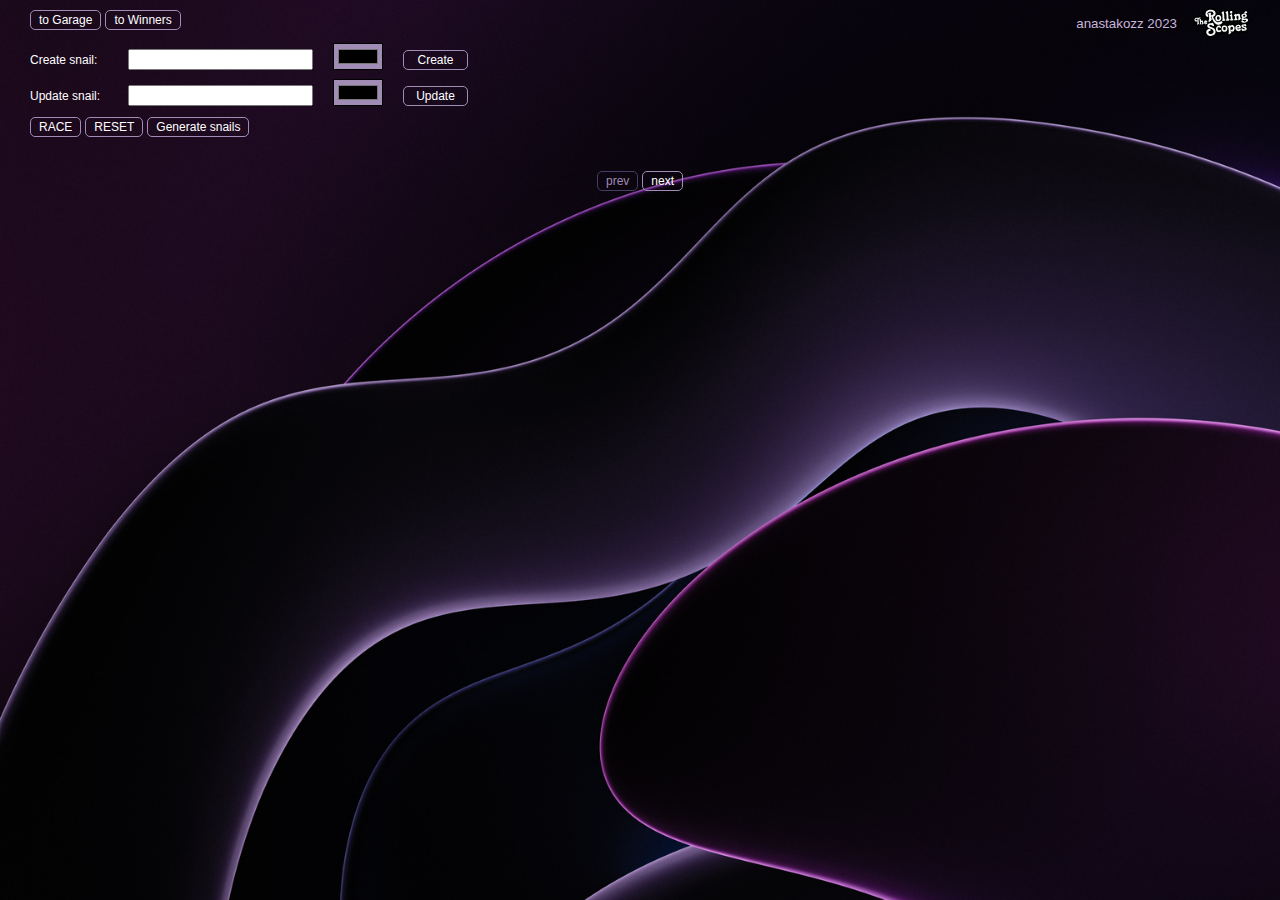
<file: async-race/index.html>
<!doctype html><html lang="en"><head><meta charset="UTF-8"/><meta name="viewport" content="width=device-width,initial-scale=1"/><title>Async-Race</title><script defer="defer" src="main.js"></script></head><body></body></html>
</file>
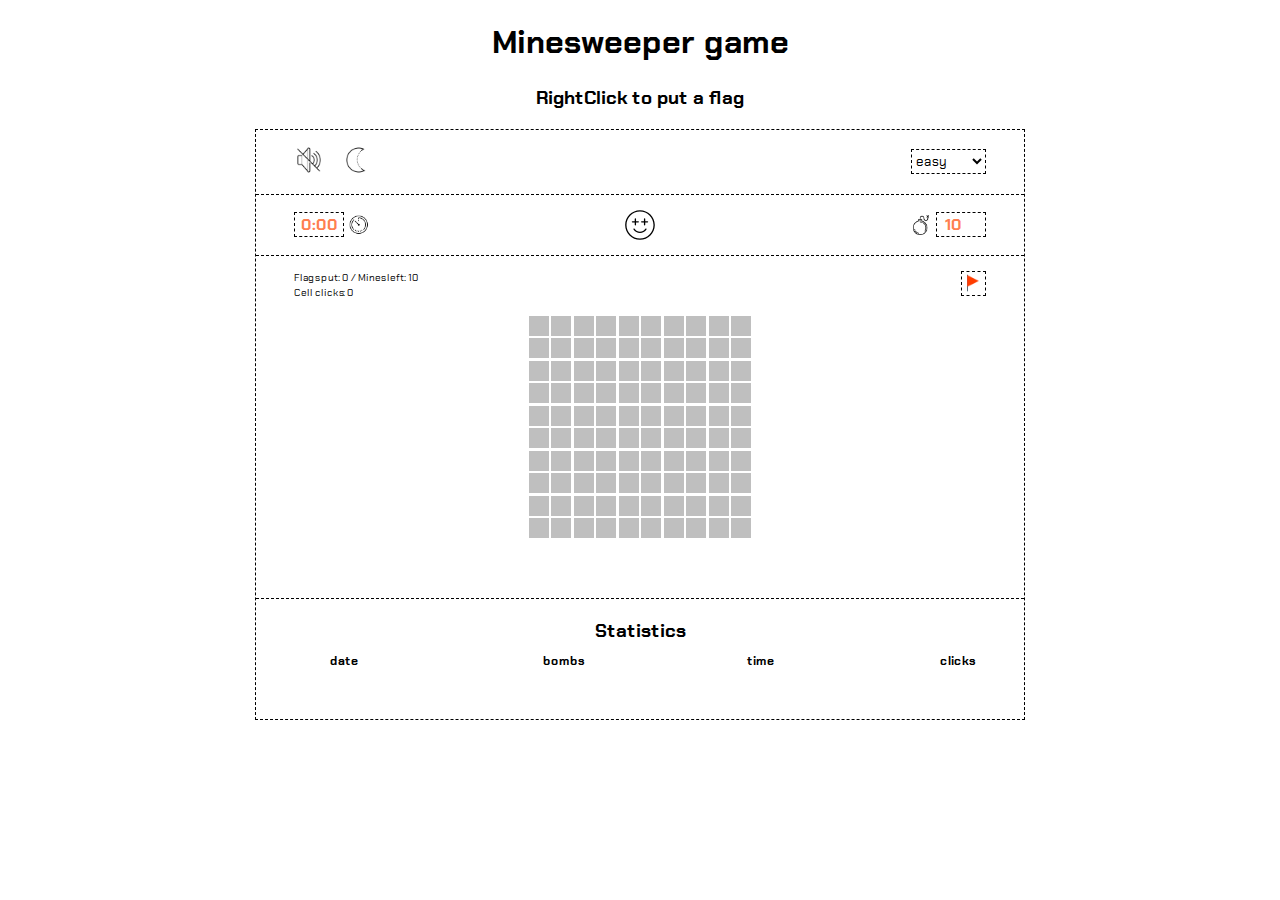
<file: minesweeper/index.html>
<!doctype html><html lang="en"><head><meta charset="UTF-8"/><meta http-equiv="X-UA-Compatible" content="IE=edge"/><meta name="viewport" content="width=device-width,initial-scale=1"/><title>Minesweeper game</title><link rel="preconnect" href="https://fonts.googleapis.com"/><link rel="preconnect" href="https://fonts.gstatic.com" crossorigin/><link href="https://fonts.googleapis.com/css2?family=Chakra+Petch:wght@300;400;700&display=swap" rel="stylesheet"/><link rel="icon" type="image/x-icon" href="assets/favicon.ico"><link rel="icon" type="image/png" sizes="16x16" href="assets/favicon-16x16.png"><link rel="icon" type="image/png" sizes="32x32" href="assets/favicon-32x32.png"><link rel="icon" type="image/png" sizes="48x48" href="assets/favicon-48x48.png"><link rel="manifest" href="assets/manifest.webmanifest"><meta name="mobile-web-app-capable" content="yes"><meta name="theme-color" content="#fff"><meta name="application-name" content="my-webpack-project"><link rel="apple-touch-icon" sizes="57x57" href="assets/apple-touch-icon-57x57.png"><link rel="apple-touch-icon" sizes="60x60" href="assets/apple-touch-icon-60x60.png"><link rel="apple-touch-icon" sizes="72x72" href="assets/apple-touch-icon-72x72.png"><link rel="apple-touch-icon" sizes="76x76" href="assets/apple-touch-icon-76x76.png"><link rel="apple-touch-icon" sizes="114x114" href="assets/apple-touch-icon-114x114.png"><link rel="apple-touch-icon" sizes="120x120" href="assets/apple-touch-icon-120x120.png"><link rel="apple-touch-icon" sizes="144x144" href="assets/apple-touch-icon-144x144.png"><link rel="apple-touch-icon" sizes="152x152" href="assets/apple-touch-icon-152x152.png"><link rel="apple-touch-icon" sizes="167x167" href="assets/apple-touch-icon-167x167.png"><link rel="apple-touch-icon" sizes="180x180" href="assets/apple-touch-icon-180x180.png"><link rel="apple-touch-icon" sizes="1024x1024" href="assets/apple-touch-icon-1024x1024.png"><meta name="apple-mobile-web-app-capable" content="yes"><meta name="apple-mobile-web-app-status-bar-style" content="black-translucent"><meta name="apple-mobile-web-app-title" content="my-webpack-project"><link rel="apple-touch-startup-image" media="(device-width: 320px) and (device-height: 568px) and (-webkit-device-pixel-ratio: 2) and (orientation: portrait)" href="assets/apple-touch-startup-image-640x1136.png"><link rel="apple-touch-startup-image" media="(device-width: 320px) and (device-height: 568px) and (-webkit-device-pixel-ratio: 2) and (orientation: landscape)" href="assets/apple-touch-startup-image-1136x640.png"><link rel="apple-touch-startup-image" media="(device-width: 375px) and (device-height: 667px) and (-webkit-device-pixel-ratio: 2) and (orientation: portrait)" href="assets/apple-touch-startup-image-750x1334.png"><link rel="apple-touch-startup-image" media="(device-width: 375px) and (device-height: 667px) and (-webkit-device-pixel-ratio: 2) and (orientation: landscape)" href="assets/apple-touch-startup-image-1334x750.png"><link rel="apple-touch-startup-image" media="(device-width: 375px) and (device-height: 812px) and (-webkit-device-pixel-ratio: 3) and (orientation: portrait)" href="assets/apple-touch-startup-image-1125x2436.png"><link rel="apple-touch-startup-image" media="(device-width: 375px) and (device-height: 812px) and (-webkit-device-pixel-ratio: 3) and (orientation: landscape)" href="assets/apple-touch-startup-image-2436x1125.png"><link rel="apple-touch-startup-image" media="(device-width: 390px) and (device-height: 844px) and (-webkit-device-pixel-ratio: 3) and (orientation: portrait)" href="assets/apple-touch-startup-image-1170x2532.png"><link rel="apple-touch-startup-image" media="(device-width: 390px) and (device-height: 844px) and (-webkit-device-pixel-ratio: 3) and (orientation: landscape)" href="assets/apple-touch-startup-image-2532x1170.png"><link rel="apple-touch-startup-image" media="(device-width: 414px) and (device-height: 896px) and (-webkit-device-pixel-ratio: 2) and (orientation: portrait)" href="assets/apple-touch-startup-image-828x1792.png"><link rel="apple-touch-startup-image" media="(device-width: 414px) and (device-height: 896px) and (-webkit-device-pixel-ratio: 2) and (orientation: landscape)" href="assets/apple-touch-startup-image-1792x828.png"><link rel="apple-touch-startup-image" media="(device-width: 414px) and (device-height: 896px) and (-webkit-device-pixel-ratio: 3) and (orientation: portrait)" href="assets/apple-touch-startup-image-1242x2688.png"><link rel="apple-touch-startup-image" media="(device-width: 414px) and (device-height: 896px) and (-webkit-device-pixel-ratio: 3) and (orientation: landscape)" href="assets/apple-touch-startup-image-2688x1242.png"><link rel="apple-touch-startup-image" media="(device-width: 414px) and (device-height: 736px) and (-webkit-device-pixel-ratio: 3) and (orientation: portrait)" href="assets/apple-touch-startup-image-1242x2208.png"><link rel="apple-touch-startup-image" media="(device-width: 414px) and (device-height: 736px) and (-webkit-device-pixel-ratio: 3) and (orientation: landscape)" href="assets/apple-touch-startup-image-2208x1242.png"><link rel="apple-touch-startup-image" media="(device-width: 428px) and (device-height: 926px) and (-webkit-device-pixel-ratio: 3) and (orientation: portrait)" href="assets/apple-touch-startup-image-1284x2778.png"><link rel="apple-touch-startup-image" media="(device-width: 428px) and (device-height: 926px) and (-webkit-device-pixel-ratio: 3) and (orientation: landscape)" href="assets/apple-touch-startup-image-2778x1284.png"><link rel="apple-touch-startup-image" media="(device-width: 768px) and (device-height: 1024px) and (-webkit-device-pixel-ratio: 2) and (orientation: portrait)" href="assets/apple-touch-startup-image-1536x2048.png"><link rel="apple-touch-startup-image" media="(device-width: 768px) and (device-height: 1024px) and (-webkit-device-pixel-ratio: 2) and (orientation: landscape)" href="assets/apple-touch-startup-image-2048x1536.png"><link rel="apple-touch-startup-image" media="(device-width: 810px) and (device-height: 1080px) and (-webkit-device-pixel-ratio: 2) and (orientation: portrait)" href="assets/apple-touch-startup-image-1620x2160.png"><link rel="apple-touch-startup-image" media="(device-width: 810px) and (device-height: 1080px) and (-webkit-device-pixel-ratio: 2) and (orientation: landscape)" href="assets/apple-touch-startup-image-2160x1620.png"><link rel="apple-touch-startup-image" media="(device-width: 834px) and (device-height: 1194px) and (-webkit-device-pixel-ratio: 2) and (orientation: portrait)" href="assets/apple-touch-startup-image-1668x2388.png"><link rel="apple-touch-startup-image" media="(device-width: 834px) and (device-height: 1194px) and (-webkit-device-pixel-ratio: 2) and (orientation: landscape)" href="assets/apple-touch-startup-image-2388x1668.png"><link rel="apple-touch-startup-image" media="(device-width: 834px) and (device-height: 1112px) and (-webkit-device-pixel-ratio: 2) and (orientation: portrait)" href="assets/apple-touch-startup-image-1668x2224.png"><link rel="apple-touch-startup-image" media="(device-width: 834px) and (device-height: 1112px) and (-webkit-device-pixel-ratio: 2) and (orientation: landscape)" href="assets/apple-touch-startup-image-2224x1668.png"><link rel="apple-touch-startup-image" media="(device-width: 1024px) and (device-height: 1366px) and (-webkit-device-pixel-ratio: 2) and (orientation: portrait)" href="assets/apple-touch-startup-image-2048x2732.png"><link rel="apple-touch-startup-image" media="(device-width: 1024px) and (device-height: 1366px) and (-webkit-device-pixel-ratio: 2) and (orientation: landscape)" href="assets/apple-touch-startup-image-2732x2048.png"><meta name="msapplication-TileColor" content="#fff"><meta name="msapplication-TileImage" content="assets/mstile-144x144.png"><meta name="msapplication-config" content="assets/browserconfig.xml"><link rel="yandex-tableau-widget" href="assets/yandex-browser-manifest.json"><script defer="defer" src="main.js"></script></head><body></body></html>
</file>
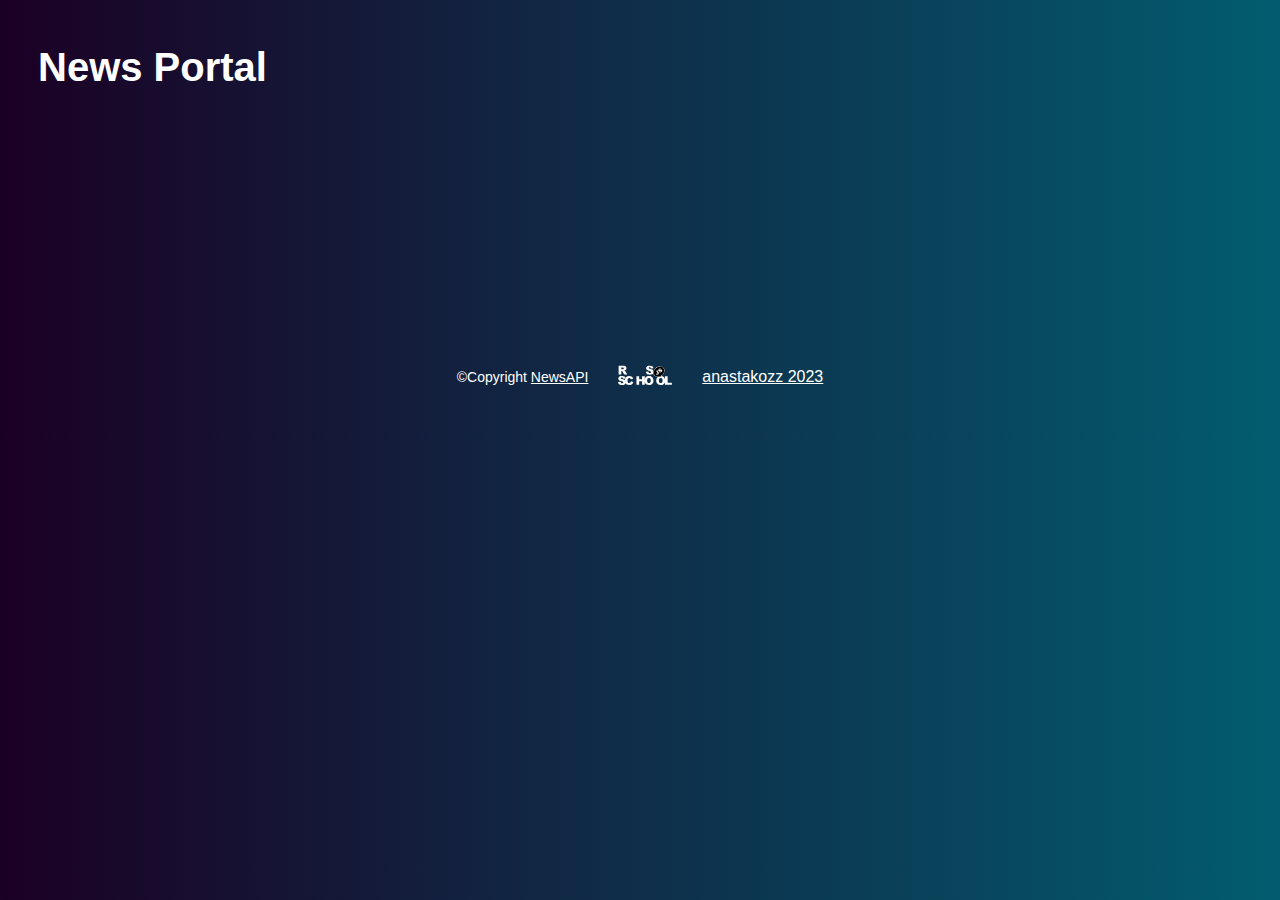
<file: news-api/index.html>
<!doctype html><html><head><meta charset="utf-8"/><meta name="viewport" content="width=device-width,initial-scale=1"/><meta http-equiv="X-UA-Compatible" content="ie=edge"/><title>NewsPortal</title><script defer="defer" src="index.js"></script></head><body><header><h1>News Portal</h1></header><main><div class="sources buttons"></div><div class="news"></div></main><footer><p class="copyright">Copyright <a href="https://newsapi.org">NewsAPI</a></p><a href="https://rs.school/js/" class="rss-link"><svg id="rs-logo" xmlns="http://www.w3.org/2000/svg" xmlns:xlink="http://www.w3.org/1999/xlink" viewBox="0 0 552.8 205.3"><style>.st0{fill:#fff}.st1{clip-path:url(#SVGID_2_)}.st2{clip-path:url(#SVGID_4_)}.st3{clip-path:url(#SVGID_6_)}.st4{clip-path:url(#SVGID_8_)}.st5{fill:#fff;stroke:#000;stroke-width:4;stroke-miterlimit:10}.st6{clip-path:url(#SVGID_8_)}.st6,.st7{fill:none;stroke:#000;stroke-width:4;stroke-miterlimit:10}.st8,.st9{clip-path:url(#SVGID_10_)}.st9{fill:none;stroke:#000;stroke-width:4;stroke-miterlimit:10}</style><title>rs_school_js</title><path d="M285.4 68l26.3-1.7c.6 4.3 1.7 7.5 3.5 9.8 2.9 3.6 6.9 5.4 12.2 5.4 3.9 0 7-.9 9.1-2.8 2-1.5 3.2-3.9 3.2-6.4 0-2.4-1.1-4.7-3-6.2-2-1.8-6.7-3.6-14.1-5.2-12.1-2.7-20.8-6.3-25.9-10.9-5.1-4.3-8-10.6-7.8-17.3 0-4.6 1.4-9.2 4-13 3-4.3 7.1-7.7 12-9.6 5.3-2.3 12.7-3.5 22-3.5 11.4 0 20.1 2.1 26.1 6.4 6 4.2 9.6 11 10.7 20.3l-26 1.5c-.7-4-2.1-6.9-4.4-8.8s-5.3-2.8-9.2-2.8c-3.2 0-5.6.7-7.2 2-1.5 1.2-2.5 3-2.4 5 0 1.5.8 2.9 2 3.8 1.3 1.2 4.4 2.3 9.3 3.3 12.1 2.6 20.7 5.2 26 7.9 5.3 2.7 9.1 6 11.4 9.9 2.4 4 3.6 8.6 3.5 13.3 0 5.6-1.6 11.2-4.8 15.9-3.3 4.9-7.9 8.7-13.3 11-5.7 2.5-12.9 3.8-21.5 3.8-15.2 0-25.7-2.9-31.6-8.8S286.1 77 285.4 68zM6.3 97.6V8.2h46.1c8.5 0 15.1.7 19.6 2.2 4.4 1.4 8.3 4.3 10.9 8.2 2.9 4.3 4.3 9.3 4.2 14.5.3 8.8-4.2 17.2-11.9 21.6-3 1.7-6.3 2.9-9.7 3.5 2.5.7 5 1.9 7.2 3.3 1.7 1.4 3.1 3 4.4 4.7 1.5 1.7 2.8 3.6 3.9 5.6l13.4 25.9H63L48.2 70.2c-1.9-3.5-3.5-5.8-5-6.9-2-1.4-4.4-2.1-6.8-2.1H34v36.3H6.3zM34 44.4h11.7c2.5-.2 4.9-.6 7.3-1.2 1.8-.3 3.4-1.3 4.5-2.8 2.7-3.6 2.3-8.7-1-11.8-1.8-1.5-5.3-2.3-10.3-2.3H34v18.1zM0 174.2l26.3-1.7c.6 4.3 1.7 7.5 3.5 9.8 2.8 3.6 6.9 5.5 12.2 5.5 3.9 0 7-.9 9.1-2.8 2-1.6 3.2-3.9 3.2-6.4 0-2.4-1.1-4.7-3-6.2-2-1.8-6.7-3.6-14.2-5.2-12.1-2.7-20.8-6.3-25.9-10.9-5.1-4.3-8-10.6-7.8-17.3 0-4.6 1.4-9.2 4-13 3-4.3 7.1-7.7 12-9.6 5.3-2.3 12.7-3.5 22-3.5 11.4 0 20.1 2.1 26.1 6.4s9.5 11 10.6 20.3l-26 1.5c-.7-4-2.1-6.9-4.4-8.8-2.2-1.9-5.3-2.8-9.2-2.7-3.2 0-5.6.7-7.2 2.1-1.6 1.2-2.5 3-2.4 5 0 1.5.8 2.9 2 3.8 1.3 1.2 4.4 2.3 9.3 3.3 12.1 2.6 20.7 5.2 26 7.9 5.3 2.7 9.1 6 11.4 9.9 2.4 4 3.6 8.6 3.6 13.2 0 5.6-1.7 11.1-4.8 15.8-3.3 4.9-7.9 8.7-13.3 11-5.7 2.5-12.9 3.8-21.5 3.8-15.2 0-25.7-2.9-31.6-8.8-5.9-6-9.2-13.4-10-22.4z"/><path d="M133 167.2l24.2 7.3c-1.3 6.1-4 11.9-7.7 17-3.4 4.5-7.9 8-13 10.3-5.2 2.3-11.8 3.5-19.8 3.5-9.7 0-17.7-1.4-23.8-4.2-6.2-2.8-11.5-7.8-16-14.9-4.5-7.1-6.7-16.2-6.7-27.3 0-14.8 3.9-26.2 11.8-34.1s19-11.9 33.4-11.9c11.3 0 20.1 2.3 26.6 6.8 6.4 4.6 11.2 11.6 14.4 21l-24.4 5.4c-.6-2.1-1.5-4.2-2.7-6-1.5-2.1-3.4-3.7-5.7-4.9-2.3-1.2-4.9-1.7-7.5-1.7-6.3 0-11.1 2.5-14.4 7.6-2.5 3.7-3.8 9.6-3.8 17.6 0 9.9 1.5 16.7 4.5 20.4 3 3.7 7.2 5.5 12.7 5.5 5.3 0 9.3-1.5 12-4.4 2.7-3.1 4.7-7.4 5.9-13zm56.5-52.8h27.6v31.3h30.2v-31.3h27.8v89.4h-27.8v-36.2h-30.2v36.2h-27.6v-89.4z"/><path d="M271.3 159.1c0-14.6 4.1-26 12.2-34.1 8.1-8.1 19.5-12.2 34-12.2 14.9 0 26.3 4 34.4 12S364 144 364 158.4c0 10.5-1.8 19-5.3 25.7-3.4 6.6-8.7 12-15.2 15.6-6.7 3.7-15 5.6-24.9 5.6-10.1 0-18.4-1.6-25-4.8-6.8-3.4-12.4-8.7-16.1-15.2-4.1-7-6.2-15.7-6.2-26.2zm27.6.1c0 9 1.7 15.5 5 19.5 3.3 3.9 7.9 5.9 13.7 5.9 5.9 0 10.5-1.9 13.8-5.8s4.9-10.8 4.9-20.8c0-8.4-1.7-14.6-5.1-18.4-3.4-3.9-8-5.8-13.8-5.8-5.1-.2-10 2-13.4 5.9-3.4 3.9-5.1 10.4-5.1 19.5zm93.4-.1c0-14.6 4.1-26 12.2-34.1 8.1-8.1 19.5-12.2 34-12.2 14.9 0 26.4 4 34.4 12S485 144 485 158.4c0 10.5-1.8 19-5.3 25.7-3.4 6.6-8.7 12-15.2 15.6-6.7 3.7-15 5.6-24.9 5.6-10.1 0-18.4-1.6-25-4.8-6.8-3.4-12.4-8.7-16.1-15.2-4.1-7-6.2-15.7-6.2-26.2zm27.6.1c0 9 1.7 15.5 5 19.5 3.3 3.9 7.9 5.9 13.7 5.9 5.9 0 10.5-1.9 13.8-5.8 3.3-3.9 4.9-10.8 4.9-20.8 0-8.4-1.7-14.6-5.1-18.4-3.4-3.9-8-5.8-13.8-5.8-5.1-.2-10.1 2-13.4 5.9-3.4 3.9-5.1 10.4-5.1 19.5z"/><path d="M482.1 114.4h27.6v67.4h43.1v22H482v-89.4z"/><ellipse transform="rotate(-37.001 420.46 67.88)" class="st0" cx="420.5" cy="67.9" rx="63" ry="51.8"/><defs><ellipse id="SVGID_1_" transform="rotate(-37.001 420.46 67.88)" cx="420.5" cy="67.9" rx="63" ry="51.8"/></defs><clipPath id="SVGID_2_"><use xlink:href="#SVGID_1_" overflow="visible"/></clipPath><g class="st1"><path transform="rotate(-37.001 420.82 68.353)" class="st0" d="M330.9-14.2h179.8v165.1H330.9z"/><g id="Layer_2_1_"><defs><path id="SVGID_3_" transform="rotate(-37.001 420.82 68.353)" d="M330.9-14.2h179.8v165.1H330.9z"/></defs><clipPath id="SVGID_4_"><use xlink:href="#SVGID_3_" overflow="visible"/></clipPath><g id="Layer_1-2" class="st2"><ellipse transform="rotate(-37.001 420.46 67.88)" class="st0" cx="420.5" cy="67.9" rx="63" ry="51.8"/><defs><ellipse id="SVGID_5_" transform="rotate(-37.001 420.46 67.88)" cx="420.5" cy="67.9" rx="63" ry="51.8"/></defs><clipPath id="SVGID_6_"><use xlink:href="#SVGID_5_" overflow="visible"/></clipPath><g class="st3"><path transform="rotate(-37 420.799 68.802)" class="st0" d="M357.8 17h125.9v103.7H357.8z"/><defs><path id="SVGID_7_" transform="rotate(-37 420.799 68.802)" d="M357.8 17h125.9v103.7H357.8z"/></defs><clipPath id="SVGID_8_"><use xlink:href="#SVGID_7_" overflow="visible"/></clipPath><g class="st4"><ellipse transform="rotate(-37.001 420.46 67.88)" class="st5" cx="420.5" cy="67.9" rx="63" ry="51.8"/></g><path transform="rotate(-37 420.799 68.802)" class="st6" d="M357.8 17h125.9v103.7H357.8z"/><ellipse transform="rotate(-37.001 420.46 67.88)" class="st7" cx="420.5" cy="67.9" rx="63" ry="51.8"/><path transform="rotate(-37 420.799 68.802)" class="st0" d="M357.8 17h125.9v103.7H357.8z"/><defs><path id="SVGID_9_" transform="rotate(-37 420.799 68.802)" d="M357.8 17h125.9v103.7H357.8z"/></defs><clipPath id="SVGID_10_"><use xlink:href="#SVGID_9_" overflow="visible"/></clipPath><g class="st8"><ellipse transform="rotate(-37.001 420.46 67.88)" class="st5" cx="420.5" cy="67.9" rx="63" ry="51.8"/></g><path transform="rotate(-37 420.799 68.802)" class="st9" d="M357.8 17h125.9v103.7H357.8z"/><path transform="rotate(-37.001 420.82 68.353)" class="st7" d="M330.9-14.2h179.8v165.1H330.9z"/></g><ellipse transform="rotate(-37.001 420.46 67.88)" class="st7" cx="420.5" cy="67.9" rx="63" ry="51.8"/><path d="M392.4 61.3l10-7 12.3 17.5c2.1 2.8 3.7 5.8 4.9 9.1.7 2.5.5 5.2-.5 7.6-1.3 3-3.4 5.5-6.2 7.3-3.3 2.3-6.1 3.6-8.5 4-2.3.4-4.7 0-6.9-1-2.4-1.2-4.5-2.9-6.1-5.1l8.6-8c.7 1.1 1.6 2.1 2.6 2.9.7.5 1.5.8 2.4.8.7 0 1.4-.3 1.9-.7 1-.6 1.7-1.8 1.6-3-.3-1.7-1-3.4-2.1-4.7l-14-19.7zm30 11.1l9.1-7.2c1 1.2 2.3 2.1 3.7 2.6 2 .6 4.1.2 5.8-1.1 1.2-.8 2.2-1.9 2.6-3.3.6-1.8-.4-3.8-2.2-4.4-.3-.1-.6-.2-.9-.2-1.2-.1-3.3.4-6.4 1.7-5.1 2.1-9.1 2.9-12.1 2.6-2.9-.3-5.6-1.8-7.2-4.3-1.2-1.7-1.8-3.7-1.9-5.7 0-2.3.6-4.6 1.9-6.5 1.9-2.7 4.2-5 7-6.8 4.2-2.9 7.9-4.3 11.1-4.3 3.2 0 6.2 1.5 9 4.6l-9 7.1c-1.8-2.3-5.2-2.8-7.5-1l-.3.3c-1 .6-1.7 1.5-2.1 2.6-.3.8-.1 1.7.4 2.4.4.5 1 .9 1.7.9.8.1 2.2-.3 4.2-1.2 5-2.1 8.8-3.3 11.4-3.7 2.2-.4 4.5-.2 6.6.7 1.9.8 3.5 2.2 4.6 3.9 1.4 2 2.2 4.4 2.3 6.9.1 2.6-.6 5.1-2 7.3-1.8 2.7-4.1 5-6.8 6.8-5.5 3.8-10 5.4-13.6 4.8-3.9-.6-7.1-2.6-9.4-5.5z"/></g></g></g></svg> </a><a href="https://github.com/anastakozz" class="git-link">anastakozz 2023</a></footer><template id="sourceItemTemp"><div class="source__item"><span class="source__item-name"></span></div></template><template id="newsItemTemp"><div class="news__item"><div class="news__meta"><div class="news__meta-photo"></div><ul class="news__meta-details"><li class="news__meta-author"></li><li class="news__meta-date"></li></ul></div><div class="news__description"><h2 class="news__description-title"></h2><h3 class="news__description-source"></h3><p class="news__description-content"></p><p class="news__read-more"><a href="#">Read More</a></p></div></div></template></body></html>
</file>
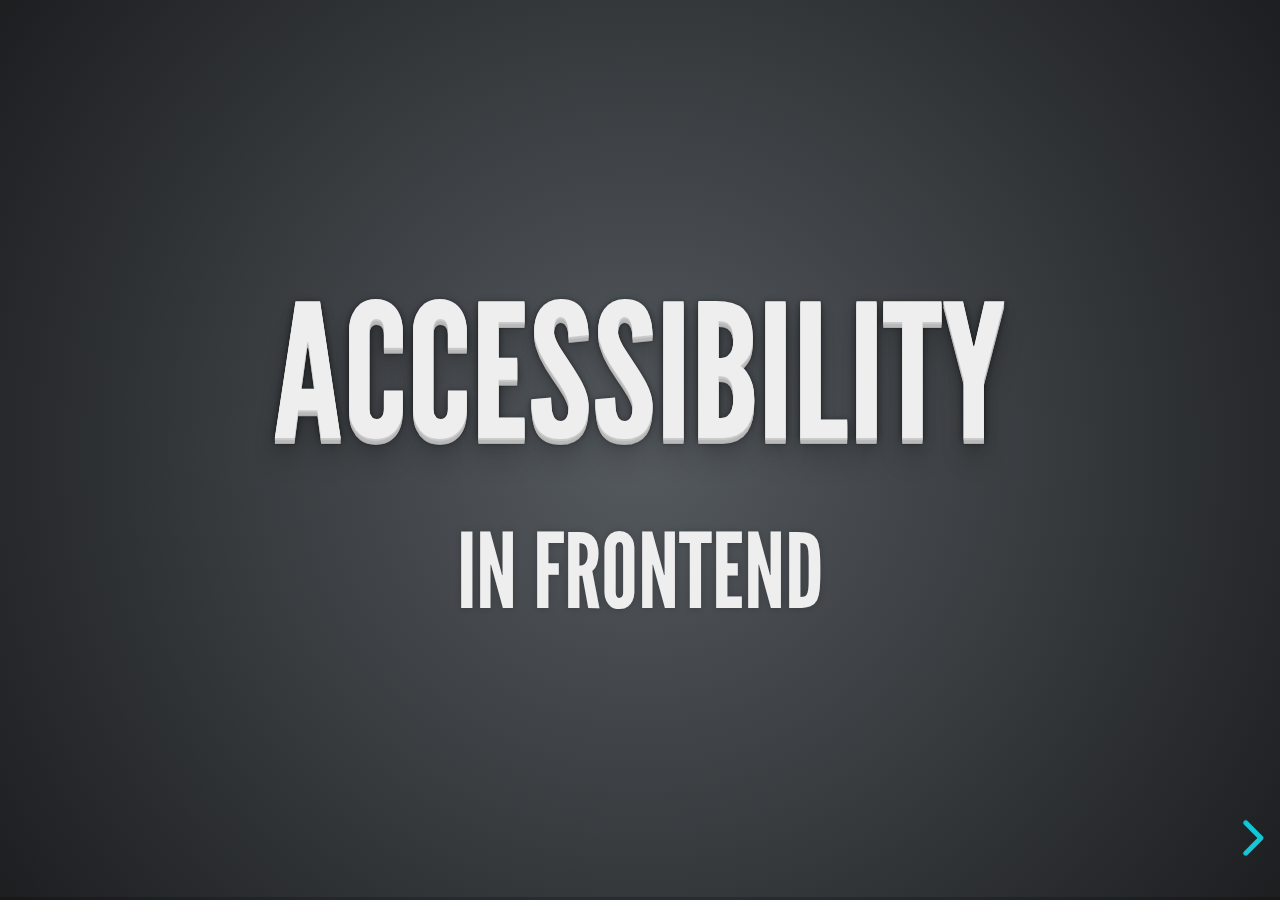
<file: presentation/index.html>
<!DOCTYPE html>
<html lang="en">
  <head>
    <meta charset="utf-8" />
    <meta
      name="viewport"
      content="width=device-width, initial-scale=1.0, maximum-scale=1.0, user-scalable=no"
    />

    <title>reveal.js</title>

    <link rel="stylesheet" href="dist/reset.css" />
    <link rel="stylesheet" href="dist/reveal.css" />
    <link rel="stylesheet" href="dist/theme/league.css" />

    <!-- Theme used for syntax highlighted code -->
    <link rel="stylesheet" href="plugin/highlight/monokai.css" />
  </head>
  <body>
    <div class="reveal">
      <div class="slides">
        <section>
          <h1>Accessibility</h1>
          <h2>in frontend</h2>
        </section>
        <section>
          <h3>Agenda</h3>
          <ol>
            <li><p class="fragment">What is accessibility</p></li>
            <li>
              <p class="fragment">3 main steps to make you code accessible</p>
            </li>
            <li><p class="fragment">Decisions for your project</p></li>
            <li><p class="fragment">Used and useful links</p></li>
          </ol>
        </section>
        <section>
          <h3>What is accessibility</h3>
          <img
            src="./assets/disability-considerations.jpeg"
            alt="disability-types"
            width="250"
          />
        </section>
        <section>
          <h3>3 basic steps to make your code accessible</h3>
        </section>
        <section>
          <h3>step 1: Write semantic html</h3>
          <section>
            <img
              src="./assets/original.png"
              alt="semantic example"
              width="400"
            />
          </section>
          <section>
            <h4>Use landmarks:</h4>
            <pre
              class="fragment"
            ><code><script type="text/template"><main></script></code></pre>
            <pre
              class="fragment"
            ><code><script type="text/template"><nav></script></code></pre>
            <pre
              class="fragment"
            ><code><script type="text/template"><aside></script></code></pre>
            <pre
              class="fragment"
            ><code><script type="text/template"><header></script></code></pre>
            <pre
              class="fragment"
            ><code><script type="text/template"><footer></script></code></pre>
            <pre
              class="fragment"
            ><code><script type="text/template"><section></script></code></pre>
            <pre
              class="fragment"
            ><code><script type="text/template"><article></script></code></pre>
          </section>
          <section>
            <h4>Use semantic tags</h4>
              <dl class="fragment fade-up r-hstack justify-between" width="500">
                <dt>role:</dt>
                <dd>The element’s type</dd>
              </dl>
              <dl class="fragment fade-up r-hstack justify-between">
                <dt>name:</dt>
                <dd>The element’s computed label</dd>
              </dl>
              <dl class="fragment fade-up r-hstack justify-between">
                <dt>value (optional):</dt>
                <dd>Any input values</dd>
              </dl>
              <dl class="fragment fade-up r-hstack justify-between">
                <dt>status (optional):</dt>
                <dd>The element’s current status</dd>
              </dl>

            <a href="https://www.w3.org/TR/wai-aria-1.1/" class="fragment fade-up"
              >WAI-ARIA</a
            >
          </section>
          <section>
            <h4>Organize headings properly</h4>
            <p class="fragment">Please, do not use heading for styling!</p>
            <pre
              class="fragment"
            ><code><script type="text/template"><h1> ..... <h6></script></code></pre>
          </section>
          <section>
            <h4>Create appropriate table markup</h4>
            <ul>
              <li><p>"scope" attribute</p></li>
              <li>
                <pre><code data-noescape><script type="text/template"><caption></script></code></pre>
              </li>
            </ul>
          </section>
          <section>
            <h4>Label and name your elements</h4>
            <ul>
              <li class="fragment">
                <pre><code data-noescape=""><script type="text/template"><title></script></code></pre>
              </li>

              <li class="fragment">
                <pre><code data-noescape=""><script type="text/template">alt = '...'</script></code></pre>
              </li>

              <li class="fragment">Form elements have associated labels.</li>

              <li class="fragment">Button and links have discernible names</li>
            </ul>
          </section>
        </section>
        <section>
          <h3>step 2: Use clear CSS and styling</h3>
          <section>
            <h4>Be careful with colors</h4>
            <img src="./assets/color-usage.png" alt="color-usage" width="400" />
          </section>
          <section>
            <h4>Prefer rem rather then px</h4>
            <img
              src="./assets/px-rem.webp"
              alt="px vs rem comparison"
              width="400"
            />
          </section>
          <section>
            <h4>Provide sufficient color contrast</h4>
            <img
              src="./assets/high-vs-low-contrast-1.png"
              alt="high-vs-low-contrast"
              width="400"
            />
          </section>
        </section>
        <section>
          <h3>step 3: Use clear and clean content</h3>
          <section>
            <h4>Keep multimedia accessible</h4>
            <ul>
              <li class="fragment">Create custom audio and video controls</li>
              <li class="fragment">Provide Audio transcripts</li>
              <li class="fragment">Provide Video text tracks</li>
            </ul>
          </section>
          <section>
            <h4>Use clear language</h4>
            <img src="./assets/KISS.jpeg" alt="simple-ideas" width="400" />
          </section>
          <section>
            <h4>Provide deciphering for abbreviations</h4>
            <ul>
              <li class="fragment">Instead of writing 5–7, write 5 to 7</li>
              <li class="fragment">Instead of writing Jan, write January</li>
              <li class="fragment">
                <pre><code><script type="text/template"><abbr></script></code></pre>
              </li>
            </ul>
          </section>
        </section>
        <section>
          <h3>Some more decisions for your project:</h3>
          <section>
            <ol>
              <li class="fragment">Create skip links</li>
              <li class="fragment">Use empty alt property</li>
              <li class="fragment">Control focus with tabindex</li>
              <li class="fragment">
                Properly manage visibility of off-screen elements
              </li>
            </ol>
          </section>
        </section>
        <section>
          <h3>Used and useful links</h3>
          <ul>
            <li>
              <a
                href="https://developer.mozilla.org/en-US/docs/Learn/Accessibility"
                >MDN</a
              >
            </li>
            <li>
              <a
                href="https://medium.com/@bdov_/front-end-development-web-accessibility-checklist-1c74a503f0e0"
                >Accessibility checklist</a
              >
            </li>
            <li>
              <a
                href="https://www.smashingmagazine.com/2021/03/complete-guide-accessible-front-end-components/"
                >Accessible components guide</a
              >
            </li>
            <li>
              <a
                href="https://medium.com/capital-one-tech/building-accessible-front-ends-298c03e5bd86"
                >Building Accessible Front-Ends</a
              >
            </li>
          </ul>
        </section>
      </div>
    </div>

    <script src="dist/reveal.js"></script>
    <script src="plugin/notes/notes.js"></script>
    <script src="plugin/markdown/markdown.js"></script>
    <script src="plugin/highlight/highlight.js"></script>
    <script>
      // More info about initialization & config:
      // - https://revealjs.com/initialization/
      // - https://revealjs.com/config/
      Reveal.initialize({
        hash: true,

        // Learn about plugins: https://revealjs.com/plugins/
        plugins: [RevealMarkdown, RevealHighlight, RevealNotes],
      });
    </script>
  </body>
</html>
</file>
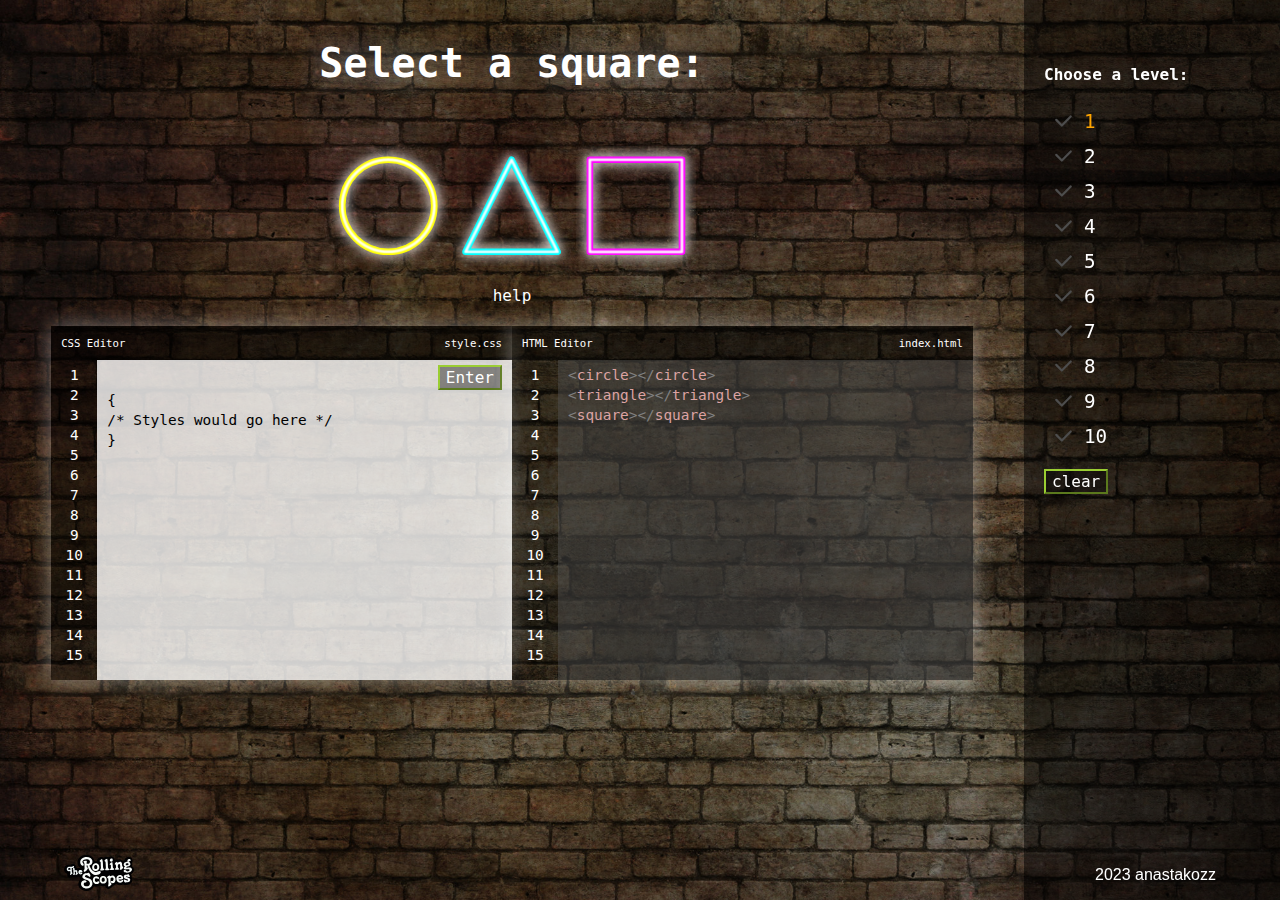
<file: rss-css/index.html>
<!doctype html><html lang="en"><head><meta charset="UTF-8"/><meta name="viewport" content="width=device-width,initial-scale=1"/><title>RSS-css-Diner</title><script defer="defer" src="main.js"></script></head><body><main class="main"><div class="popup-wrapper hidden"><div class="popup"><b class="popup-msg">Good job! You rock it!</b></div></div><div class="left-column"><section class="order"><h2 class="order-title"></h2></section><section class="game"><div class="wall"></div><button class="button help-btn">help</button></section><section class="editor"><div class="css-editor"><div class="css-title"><p class="editor-name">CSS Editor</p><p class="file-name">style.css</p></div><div class="code-space"><div class="line-numbers css-lines">1<br/>2<br/>3<br/>4<br/>5<br/>6<br/>7<br/>8<br/>9<br/>10<br/>11<br/>12<br/>13<br/>14<br/>15<br/></div><div class="css-code-area"><div class="input-block"><input class="code-input"/> <button class="button enter-btn">Enter</button></div><p class="code-text">{<br/>/* Styles would go here */<br/>}</p></div></div></div><div class="html-editor"><div class="html-title"><p class="editor-name">HTML Editor</p><p class="file-name">index.html</p></div><div class="code-space"><div class="line-numbers html-lines">1<br/>2<br/>3<br/>4<br/>5<br/>6<br/>7<br/>8<br/>9<br/>10<br/>11<br/>12<br/>13<br/>14<br/>15<br/></div><div class="html-code-area"><pre class="html-pre"></pre></div></div></div></section></div><aside class="sidebar"><h4 class="sidebar-title">Choose a level:</h4><div class="levels-wrapper"></div></aside></main><footer class="footer"><div class="footer-wrapper"><a href="https://rs.school/" class="link rss-link"><img src="12047cfd6bf59b808257.svg" alt="RSS-logo" class="rss-logo"/></a><div class="git-div"><span class="year">2023</span> <a href="https://github.com/anastakozz" class="link git-link">anastakozz</a></div></div></footer></body></html>
</file>
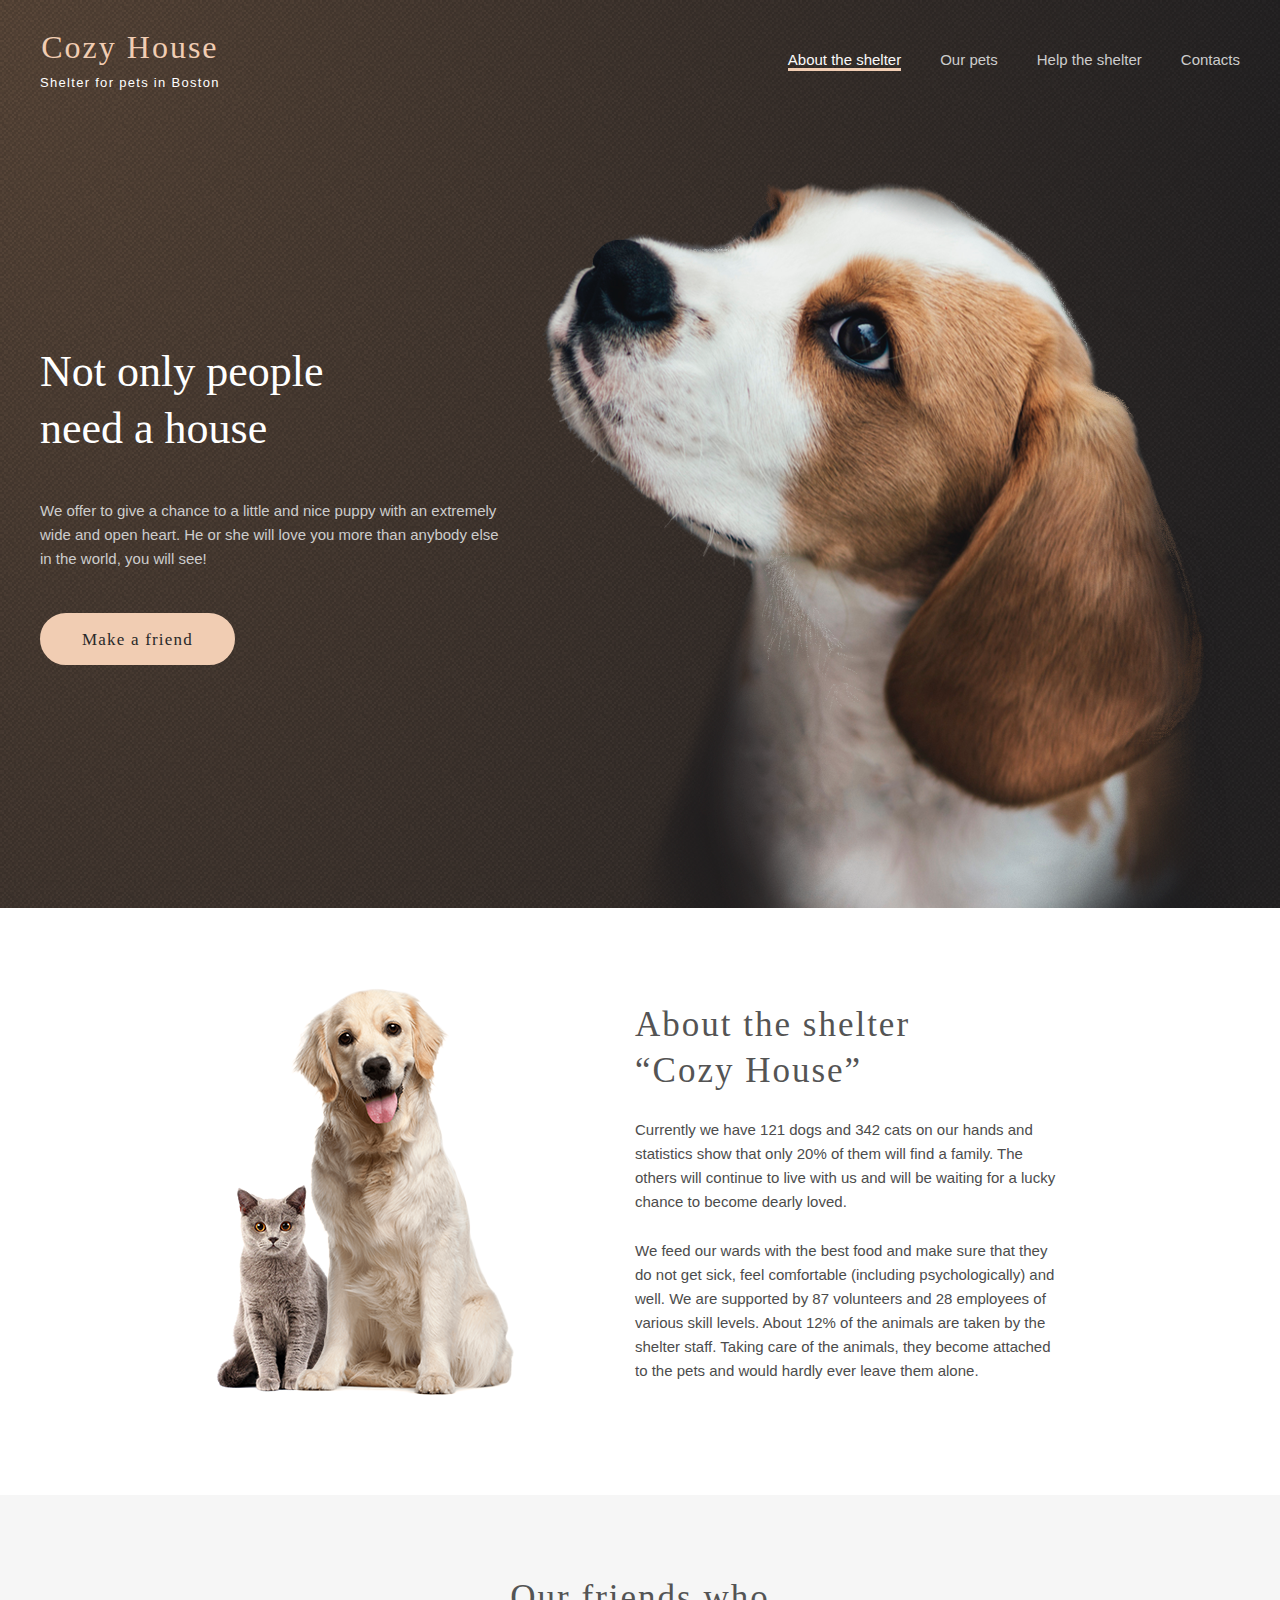
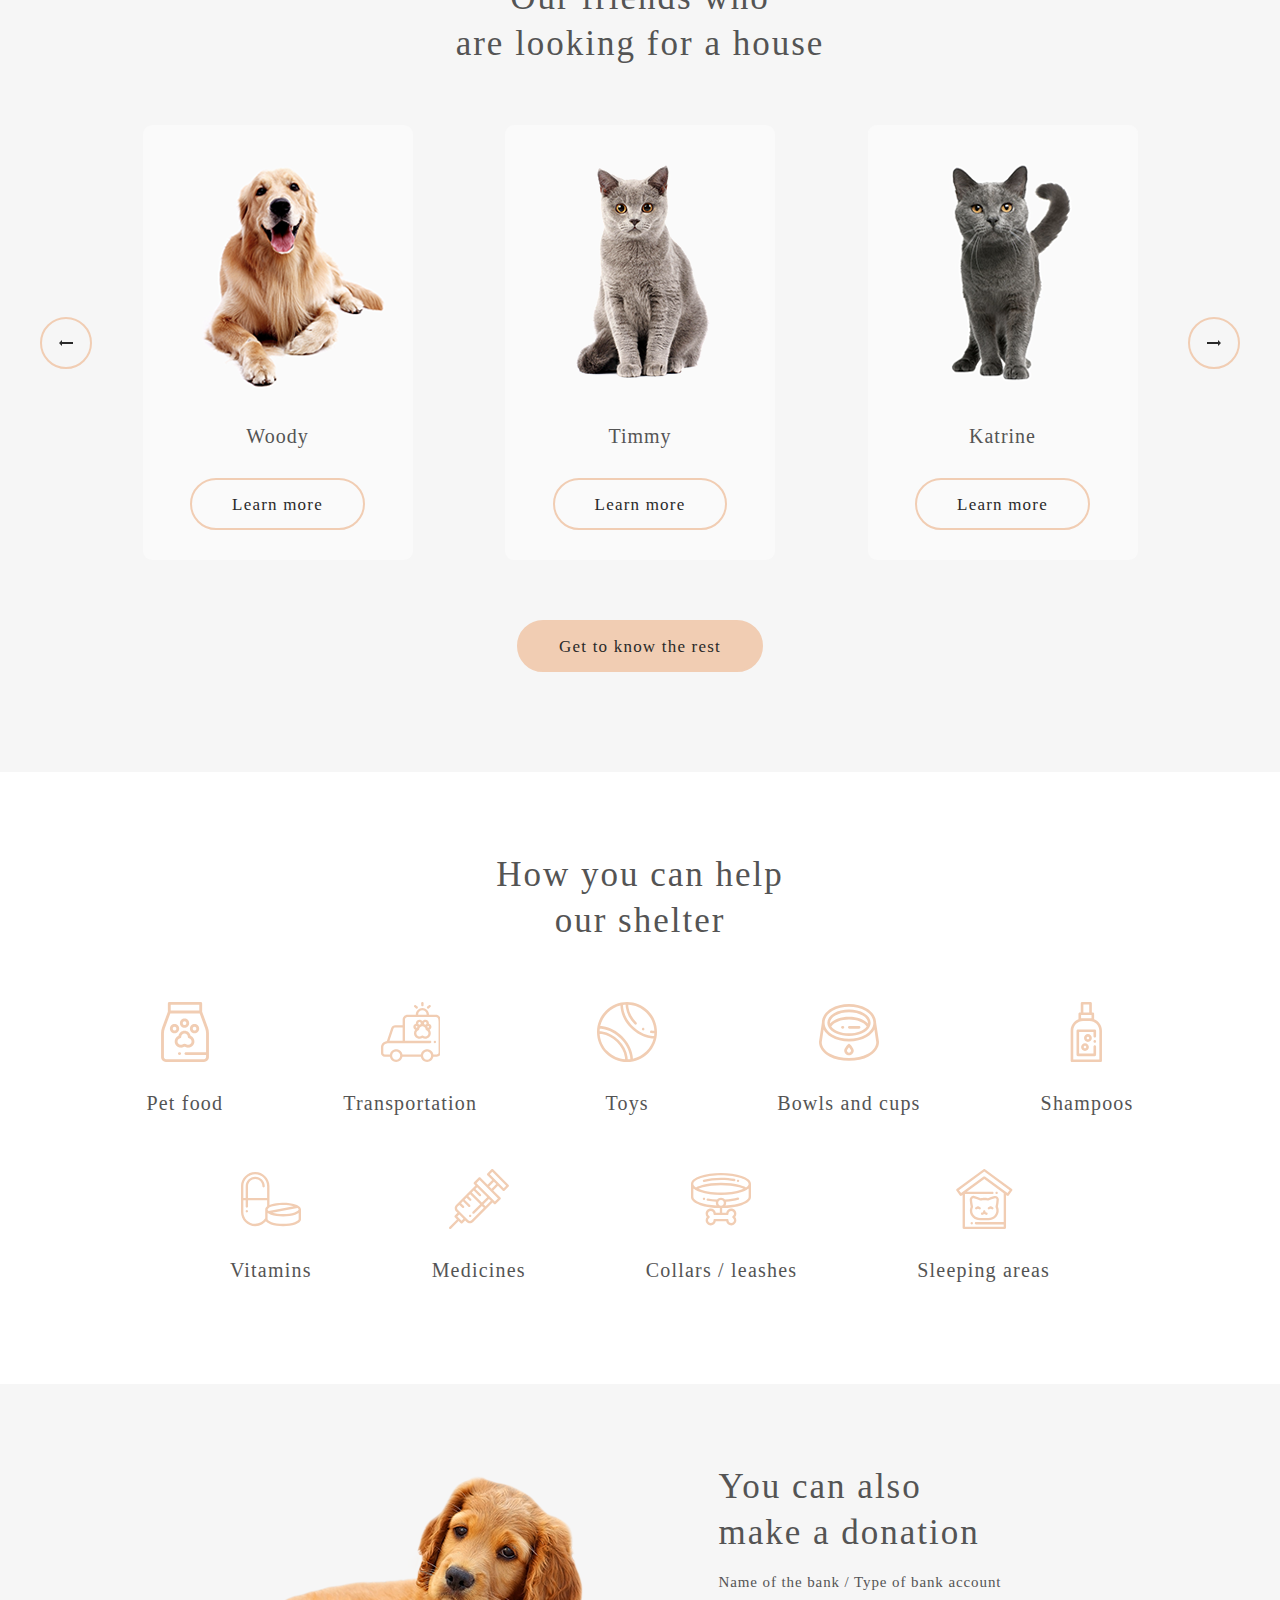
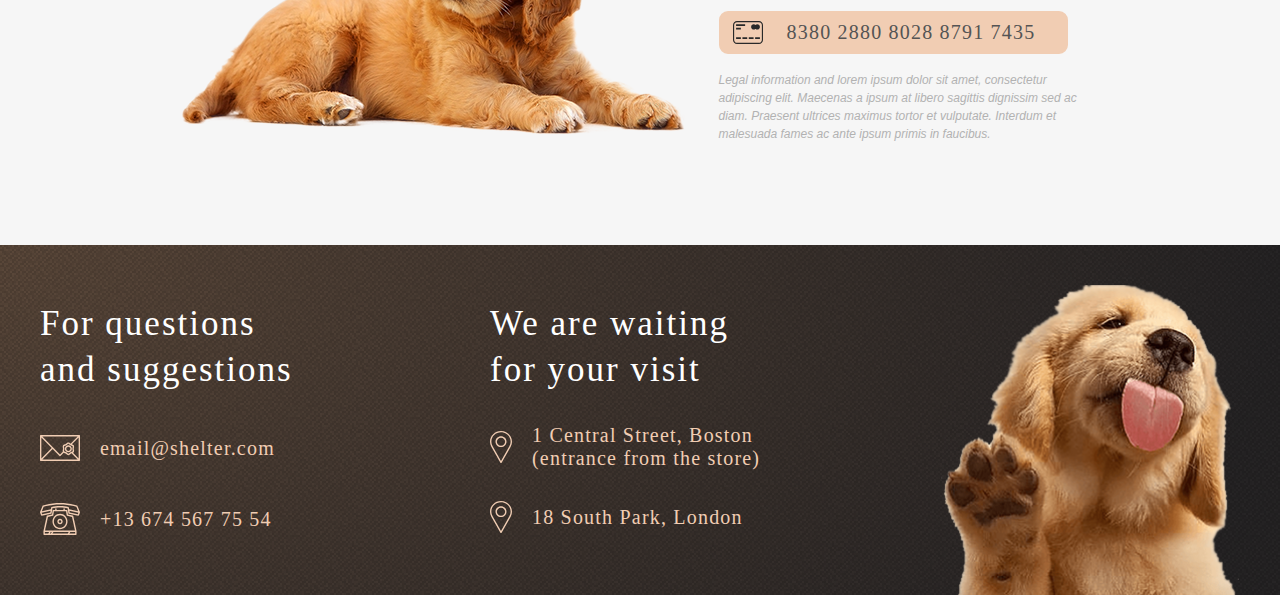
<file: shelter/main.html>
<!DOCTYPE html>
<html lang="en">
  <head>
    <meta charset="UTF-8" />
    <meta http-equiv="X-UA-Compatible" content="IE=edge" />
    <meta name="viewport" content="width=device-width, initial-scale=1.0" />
    <title>Shelter-main</title>
    <link
      rel="apple-touch-icon"
      sizes="180x180"
      href="./assets/favicon_package_v0.16/apple-touch-icon.png"
    />
    <link
      rel="icon"
      type="image/png"
      sizes="32x32"
      href="./assets/favicon_package_v0.16/favicon-32x32.png"
    />
    <link
      rel="icon"
      type="image/png"
      sizes="16x16"
      href="./assets/favicon_package_v0.16/favicon-16x16.png"
    />
    <link
      rel="manifest"
      href="./assets/favicon_package_v0.16/site.webmanifest"
    />
    <link
      rel="mask-icon"
      href="./assets/favicon_package_v0.16/safari-pinned-tab.svg"
      color="#5bbad5"
    />
    <meta name="msapplication-TileColor" content="#da532c" />
    <meta name="theme-color" content="#ffffff" />
    <link rel="stylesheet" href="style.css" />
  </head>
  <body>
    <header class="header main-header">
      <div class="wrapper wrapper-nav">
        <a class="logo" href="">
          <span class="logo-title">Cozy House</span>
          <span class="logo-subtitle">Shelter for pets in Boston</span>
        </a>
        <nav class="nav">
          <a href="" class="nav-link link-light-inactive">About the shelter</a>
          <a href="pets.html" class="nav-link link-light">Our pets</a>
          <a href="#help" class="nav-link link-light">Help the shelter</a>
          <a href="#footer" class="nav-link link-light">Contacts</a>
        </nav>
        <div class="burger-menu">
          <div class="blackout"></div>
          <nav class="burger-nav">
            <a href="" class="nav-link link-light-inactive burger-link"
              >About the shelter</a
            >
            <a href="pets.html" class="nav-link link-light burger-link"
              >Our pets</a
            >
            <a href="#help" class="nav-link link-light burger-link"
              >Help the shelter</a
            >
            <a href="#footer" class="nav-link link-light burger-link"
              >Contacts</a
            >
          </nav>
        </div>
        <div class="burger-light burger">
          <span class="burger-line-light"></span>
        </div>
      </div>
      <section class="start" id="start">
        <div class="wrapper">
          <div class="start-info">
            <div class="start-text">
              <h1 class="h1-title">Not only people<br />need a house</h1>
              <p class="subtitle-normal subtitle-light">
                We offer to give a chance to a little and nice puppy with an
                extremely wide and open heart. He or she will love you more than
                anybody else in the world, you will see!
              </p>
            </div>
            <a href="#pets" class="button button-primary">Make a friend</a>
          </div>
          <div class="start-img-div">
            <img
              src="./assets/start-screen-puppy.png"
              alt="puppy-img"
              class="start-image"
            />
          </div>
        </div>
      </section>
    </header>
    <main>
      <section class="about" id="about">
        <div class="wrapper">
          <img
            src="./assets/about-pets.png"
            alt="about-dog"
            class="about-image"
          />
          <div class="about-info">
            <h2 class="h2-title">About the shelter<br />“Cozy House”</h2>
            <p class="subtitle-normal">
              Currently we have 121 dogs and 342 cats on our hands and
              statistics show that only 20% of them will find a family. The
              others will continue to live with us and will be waiting for a
              lucky chance to become dearly loved.
            </p>
            <p class="subtitle-normal p-second">
              We feed our wards with the best food and make sure that they do
              not get sick, feel comfortable (including psychologically) and
              well. We are supported by 87 volunteers and 28 employees of
              various skill levels. About 12% of the animals are taken by the
              shelter staff. Taking care of the animals, they become attached to
              the pets and would hardly ever leave them alone.
            </p>
          </div>
        </div>
      </section>
      <section class="our-friends" id="pets">
        <div class="popup hidden">
          <div class="popup-content">
            <button class="button-arrow button-secondary popup-button">
              <span class="cross"></span>
            </button>
            <img
              src="./assets/modal/jennifer.png"
              alt="popup-img"
              class="popup-img"
            />
            <div class="popup-block">
              <p class="popup-name">Jennifer</p>
              <p class="type">Dog - Labrador</p>
              <p class="description subtitle-additional">
                Jennifer is a sweet 2 months old Labrador that is patiently
                waiting to find a new forever home. This girl really enjoys
                being able to go outside to run and play, but won't hesitate to
                play up a storm in the house if she has all of her favorite
                toys.
              </p>
              <ul class="popup-list">
                <li class="popup-list-item li-title">
                  Age:
                  <span class="li-text age">text</span>
                </li>
                <li class="popup-list-item li-title">
                  Inoculations:
                  <span class="li-text inoculations">text</span>
                </li>
                <li class="popup-list-item li-title">
                  Diseases:
                  <span class="li-text diseases">text</span>
                </li>
                <li class="popup-list-item li-title">
                  Parasites:
                  <span class="li-text parasites">text</span>
                </li>
              </ul>
            </div>
          </div>
        </div>
        <div class="wrapper">
          <h2 class="h2-title">Our friends who<br />are looking for a house</h2>
          <div class="slider">
            <button
              class="button-arrow button-secondary main-arrow main-arrow-left"
            >
              <span class="arrow-left"></span>
            </button>
            <div class="main-cards-container">
              <div class="cards-wrapper">
                <div class="left-container">
                  <div class="card card-1">
                    <img
                      src="./assets/pets/katrine.png"
                      alt="katrine"
                      class="modal-img"
                    />
                    <div class="card-info">
                      <p class="pet-name">Katrine</p>
                      <button class="button button-secondary">
                        Learn more
                      </button>
                    </div>
                  </div>
                  <div class="card card-2">
                    <img
                      src="./assets/pets/jennifer.png"
                      alt="jennifer"
                      class="modal-img"
                    />
                    <div class="card-info">
                      <p class="pet-name">Jennifer</p>
                      <button class="button button-secondary">
                        Learn more
                      </button>
                    </div>
                  </div>
                  <div class="card card-3">
                    <img
                      src="./assets/pets/woody.png"
                      alt="woody"
                      class="modal-img"
                    />
                    <div class="card-info">
                      <p class="pet-name">Woody</p>
                      <button class="button button-secondary">
                        Learn more
                      </button>
                    </div>
                  </div>
                </div>
                <div class="center-container">
                  <div class="card card-1">
                    <img src="" alt="" class="modal-img" />
                    <div class="card-info">
                      <p class="pet-name"></p>
                      <button class="button button-secondary">
                        Learn more
                      </button>
                    </div>
                  </div>
                  <div class="card card-2">
                    <img src="" alt="" class="modal-img" />
                    <div class="card-info">
                      <p class="pet-name"></p>
                      <button class="button button-secondary">
                        Learn more
                      </button>
                    </div>
                  </div>
                  <div class="card card-3">
                    <img src="" alt="" class="modal-img" />
                    <div class="card-info">
                      <p class="pet-name"></p>
                      <button class="button button-secondary">
                        Learn more
                      </button>
                    </div>
                  </div>
                </div>
                <div class="right-container">
                  <div class="card card-1">
                    <img
                      src="./assets/pets/katrine.png"
                      alt="katrine"
                      class="modal-img"
                    />
                    <div class="card-info">
                      <p class="pet-name">Katrine</p>
                      <button class="button button-secondary">
                        Learn more
                      </button>
                    </div>
                  </div>
                  <div class="card card-2">
                    <img
                      src="./assets/pets/jennifer.png"
                      alt="jennifer"
                      class="modal-img"
                    />
                    <div class="card-info">
                      <p class="pet-name">Jennifer</p>
                      <button class="button button-secondary">
                        Learn more
                      </button>
                    </div>
                  </div>
                  <div class="card card-3">
                    <img
                      src="./assets/pets/woody.png"
                      alt="woody"
                      class="modal-img"
                    />
                    <div class="card-info">
                      <p class="pet-name">Woody</p>
                      <button class="button button-secondary">
                        Learn more
                      </button>
                    </div>
                  </div>
                </div>
              </div>
            </div>
            <button
              class="button-arrow button-secondary main-arrow main-arrow-right"
            >
              <span class="arrow-right"></span>
            </button>
          </div>
          <a href="pets.html" class="button button-primary"
            >Get to know the rest</a
          >
        </div>
      </section>
      <section class="help" id="help">
        <div class="wrapper">
          <h2 class="h2-title">How you can help our shelter</h2>
          <ul class="help-list">
            <li class="help-item">
              <span class="help-list-logo pet-food"></span>
              <p class="help-list-text">Pet food</p>
            </li>
            <li class="help-item">
              <span class="help-list-logo transportation"></span>
              <p class="help-list-text">Transportation</p>
            </li>
            <li class="help-item">
              <span class="help-list-logo toys"></span>
              <p class="help-list-text">Toys</p>
            </li>
            <li class="help-item">
              <span class="help-list-logo bowls"></span>
              <p class="help-list-text">Bowls and cups</p>
            </li>
            <li class="help-item">
              <span class="help-list-logo shampoos"></span>
              <p class="help-list-text">Shampoos</p>
            </li>
            <li class="help-item">
              <span class="help-list-logo vitamins"></span>
              <p class="help-list-text">Vitamins</p>
            </li>
            <li class="help-item">
              <span class="help-list-logo medicines"></span>
              <p class="help-list-text">Medicines</p>
            </li>
            <li class="help-item">
              <span class="help-list-logo collars"></span>
              <p class="help-list-text">Collars / leashes</p>
            </li>
            <li class="help-item">
              <span class="help-list-logo sleeping"></span>
              <p class="help-list-text">Sleeping areas</p>
            </li>
          </ul>
        </div>
      </section>
      <section class="donation" id="donation">
        <div class="wrapper">
          <img
            src="./assets/donation-dog.png"
            alt="donation-img"
            class="donation-image"
          />
          <div class="donation-info">
            <h2 class="h2-title">You can also<br />make a donation</h2>
            <p class="subtitle-additional">
              Name of the bank / Type of bank account
            </p>
            <button class="button-primary input-button" type="submit">
              8380 2880 8028 8791 7435
            </button>

            <p class="additional-text">
              Legal information and lorem ipsum dolor sit amet, consectetur
              adipiscing elit. Maecenas a ipsum at libero sagittis dignissim sed
              ac diam. Praesent ultrices maximus tortor et vulputate. Interdum
              et malesuada fames ac ante ipsum primis in faucibus.
            </p>
          </div>
        </div>
      </section>
    </main>
    <footer class="footer" id="footer">
      <div class="wrapper">
        <div class="contact-block">
          <h2 class="h2-title title-light">For questions and suggestions</h2>
          <div class="mail">
            <span class="logo mail-logo"></span>
            <a href="mailto:email@shelter.com" class="mail-link"
              >email@shelter.com</a
            >
          </div>
          <div class="phone">
            <span class="logo phone-logo"></span>
            <a href="tel:+136745677554" class="phone-link">+13 674 567 75 54</a>
          </div>
        </div>
        <div class="contact-block">
          <h2 class="h2-title title-light">We are waiting for your visit</h2>
          <div class="adress">
            <span class="logo adress-logo"></span>
            <a
              href="https://goo.gl/maps/HG8thtYBL7Vvft8k9"
              target="_blank"
              class="adress-link"
              >1 Central Street, Boston<br />(entrance from the store)</a
            >
          </div>
          <div class="adress">
            <span class="logo adress-logo"></span>
            <a
              href="https://goo.gl/maps/5sJ2WQBSE79s2RYM6"
              target="_blank"
              class="adress-link"
              >18 South Park, London</a
            >
          </div>
        </div>
        <img
          src="./assets/footer-puppy.png"
          alt="footer-puppy"
          class="footer-img"
        />
      </div>
    </footer>
    <script src="./index.js"></script>
  </body>
</html>
</file>
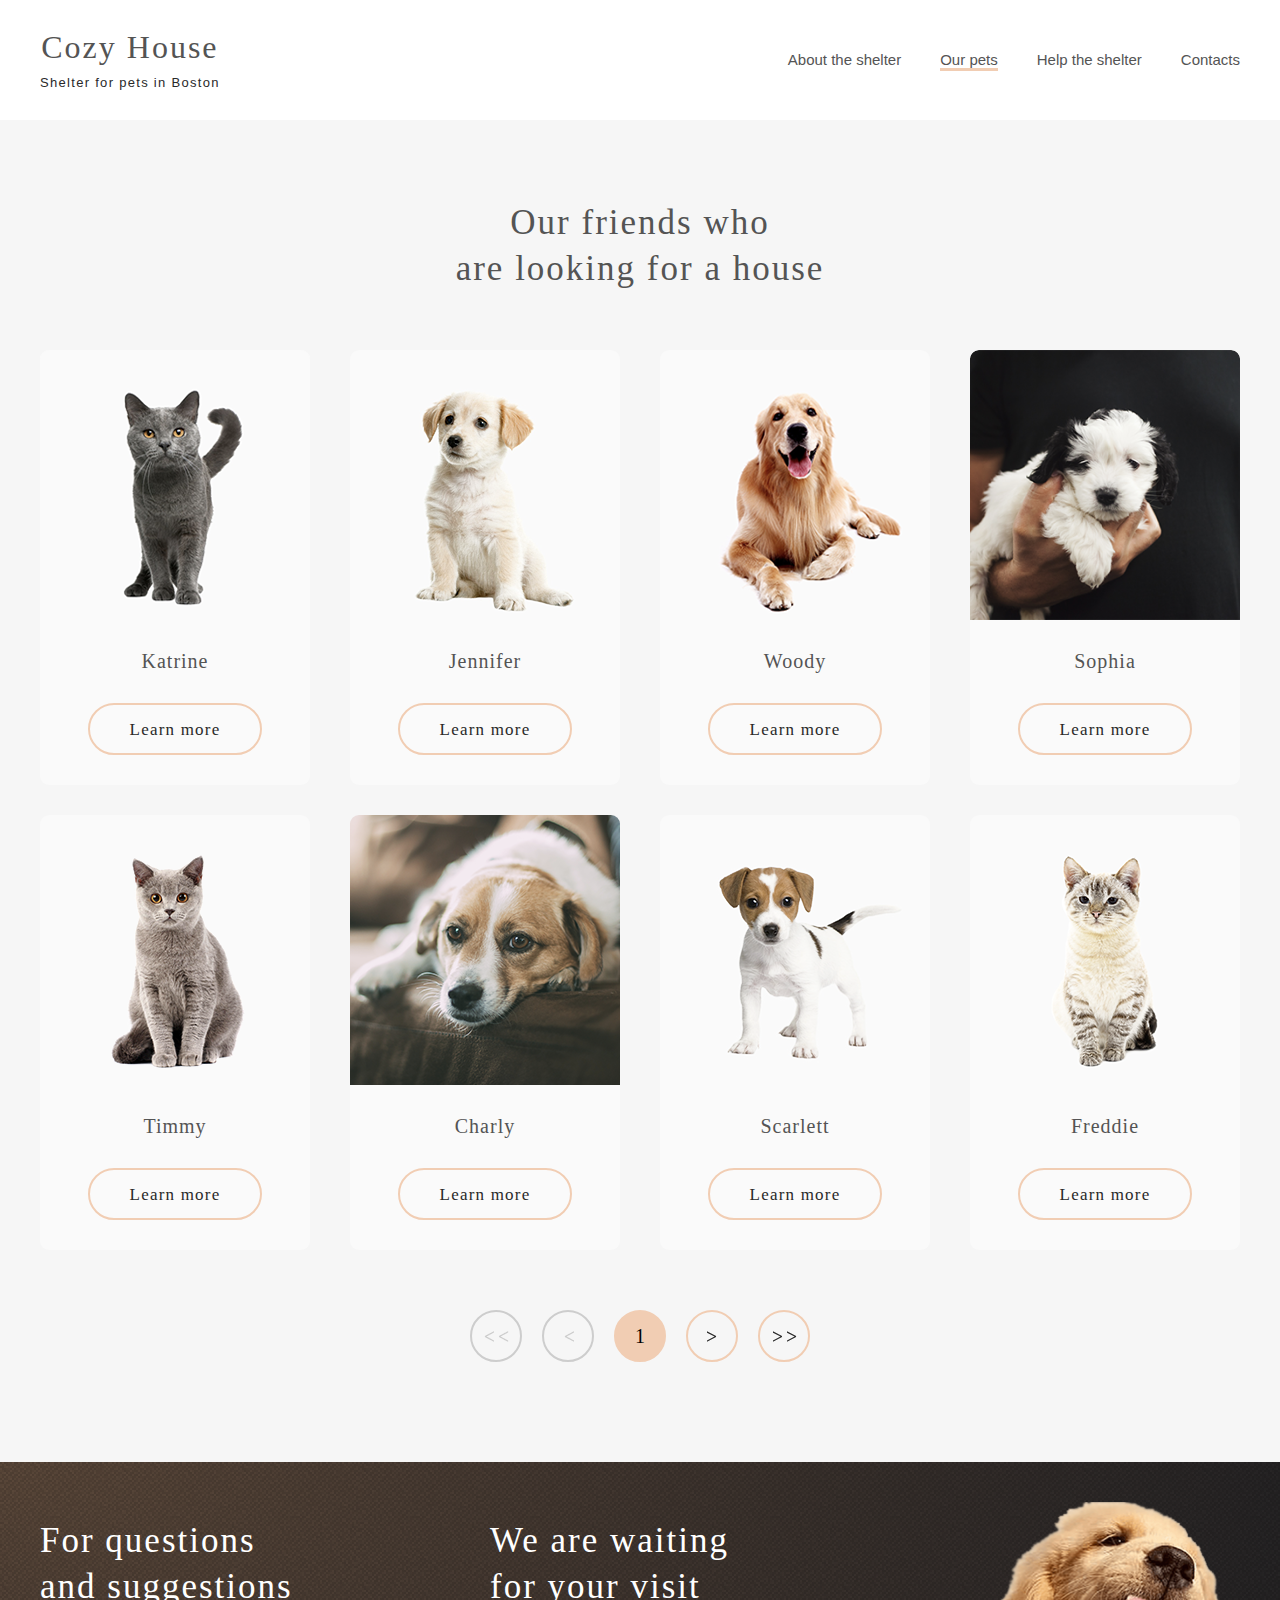
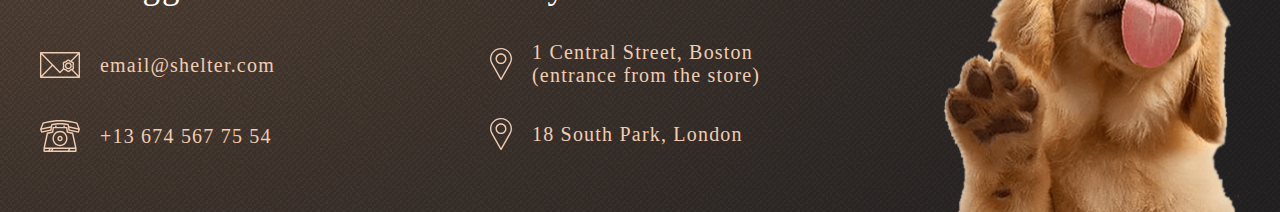
<file: shelter/pets.html>
<!DOCTYPE html>
<html lang="en">
  <head>
    <meta charset="UTF-8" />
    <meta http-equiv="X-UA-Compatible" content="IE=edge" />
    <meta name="viewport" content="width=device-width, initial-scale=1.0" />
    <title>Shelter-pet</title>
    <link
      rel="apple-touch-icon"
      sizes="180x180"
      href="./assets/favicon_package_v0.16/apple-touch-icon.png"
    />
    <link
      rel="icon"
      type="image/png"
      sizes="32x32"
      href="./assets/favicon_package_v0.16/favicon-32x32.png"
    />
    <link
      rel="icon"
      type="image/png"
      sizes="16x16"
      href="./assets/favicon_package_v0.16/favicon-16x16.png"
    />
    <link
      rel="manifest"
      href="./assets/favicon_package_v0.16/site.webmanifest"
    />
    <link
      rel="mask-icon"
      href="./assets/favicon_package_v0.16/safari-pinned-tab.svg"
      color="#5bbad5"
    />
    <meta name="msapplication-TileColor" content="#da532c" />
    <meta name="theme-color" content="#ffffff" />
    <link rel="stylesheet" href="style.css" />
  </head>
  <body>
    <header class="header pets-header">
      <div class="wrapper wrapper-nav">
        <a class="logo" href="main.html">
          <span class="logo-title logo-pets-title">Cozy House</span>
          <span class="logo-subtitle logo-pets-subtitle"
            >Shelter for pets in Boston</span
          >
        </a>

        <nav class="nav">
          <a href="main.html" class="nav-link link-dark">About the shelter</a>
          <a href="#pets" class="nav-link link-dark-inactive">Our pets</a>
          <a href="main.html#help" class="nav-link link-dark"
            >Help the shelter</a
          >
          <a href="#footer" class="nav-link link-dark">Contacts</a>
        </nav>
        <div class="burger-menu">
          <div class="blackout"></div>
          <nav class="burger-nav burger-nav-light">
            <a href="main.html" class="nav-link link-dark burger-link"
              >About the shelter</a
            >
            <a href="#pets" class="nav-link link-dark-inactive burger-link"
              >Our pets</a
            >
            <a href="main.html#help" class="nav-link link-dark burger-link"
              >Help the shelter</a
            >
            <a href="#footer" class="nav-link link-dark burger-link"
              >Contacts</a
            >
          </nav>
        </div>
        <div class="burger-dark burger">
          <span class="burger-line-dark"></span>
        </div>
      </div>
    </header>
    <main>
      <section class="our-friends">
        <div class="popup hidden">
          <div class="popup-content">
            <button class="button-arrow button-secondary popup-button">
              <span class="cross"></span>
            </button>
            <img
              src="./assets/modal/jennifer.png"
              alt="popup-img"
              class="popup-img"
            />
            <div class="popup-block">
              <p class="popup-name">Jennifer</p>
              <p class="type">Dog - Labrador</p>
              <p class="description subtitle-additional">
                Jennifer is a sweet 2 months old Labrador that is patiently
                waiting to find a new forever home. This girl really enjoys
                being able to go outside to run and play, but won't hesitate to
                play up a storm in the house if she has all of her favorite
                toys.
              </p>
              <ul class="popup-list">
                <li class="popup-list-item li-title">
                  Age:
                  <span class="li-text age">text</span>
                </li>
                <li class="popup-list-item li-title">
                  Inoculations:
                  <span class="li-text inoculations">text</span>
                </li>
                <li class="popup-list-item li-title">
                  Diseases:
                  <span class="li-text diseases">text</span>
                </li>
                <li class="popup-list-item li-title">
                  Parasites:
                  <span class="li-text parasites">text</span>
                </li>
              </ul>
            </div>
          </div>
        </div>
        <div class="wrapper wrapper-our-pets">
          <h1 class="pets h2-title">
            Our friends who<br />are looking for a house
          </h1>
          <div class="pets-cards-container">
            <div class="card card-1" id="4">
              <img
                src="./assets/pets/katrine.png"
                alt="katrine"
                class="modal-img"
              />
              <div class="card-info">
                <p class="pet-name">Katrine</p>
                <button class="button button-secondary">Learn more</button>
              </div>
            </div>
            <div class="card card-2" id="0">
              <img
                src="./assets/pets/jennifer.png"
                alt="jennifer"
                class="modal-img"
              />
              <div class="card-info">
                <p class="pet-name">Jennifer</p>
                <button class="button button-secondary">Learn more</button>
              </div>
            </div>
            <div class="card card-3" id="2">
              <img
                src="./assets/pets/woody.png"
                alt="woody"
                class="modal-img"
              />
              <div class="card-info">
                <p class="pet-name">Woody</p>
                <button class="button button-secondary">Learn more</button>
              </div>
            </div>
            <div class="card card-4" id="1">
              <img
                src="./assets/pets/sophia.png"
                alt="sophia"
                class="modal-img"
              />
              <div class="card-info">
                <p class="pet-name">Sophia</p>
                <button class="button button-secondary">Learn more</button>
              </div>
            </div>
            <div class="card card-5" id="5">
              <img
                src="./assets/pets/timmy.png"
                alt="timmy"
                class="modal-img"
              />
              <div class="card-info">
                <p class="pet-name">Timmy</p>
                <button class="button button-secondary">Learn more</button>
              </div>
            </div>
            <div class="card card-6" id="7">
              <img
                src="./assets/pets/charly.png"
                alt="charly"
                class="modal-img"
              />
              <div class="card-info">
                <p class="pet-name">Charly</p>
                <button class="button button-secondary">Learn more</button>
              </div>
            </div>
            <div class="card card-7" id="3">
              <img
                src="./assets/pets/scarlett.png"
                alt="scarlett"
                class="modal-img"
              />
              <div class="card-info">
                <p class="pet-name">Scarlett</p>
                <button class="button button-secondary">Learn more</button>
              </div>
            </div>
            <div class="card card-8" id="6">
              <img
                src="./assets/pets/freddie.png"
                alt="freddie"
                class="modal-img"
              />
              <div class="card-info">
                <p class="pet-name">Freddie</p>
                <button class="button button-secondary">Learn more</button>
              </div>
            </div>
          </div>
          <div class="pets-navigation">
            <button class="button-arrow button-secondary inactive">
              <span class="tick-double-left"></span>
            </button>
            <button class="button-arrow button-secondary inactive">
              <span class="tick-left"></span>
            </button>
            <button class="button-arrow button-primary">
              <span class="page-number">1</span>
            </button>
            <button class="button-arrow button-secondary">
              <span class="tick-right"></span>
            </button>
            <button class="button-arrow button-secondary">
              <span class="tick-double-right"></span>
            </button>
          </div>
        </div>
      </section>
    </main>
    <footer class="footer" id="footer">
      <div class="wrapper">
        <div class="contact-block">
          <h2 class="h2-title title-light">For questions and suggestions</h2>
          <div class="mail">
            <span class="logo mail-logo"></span>
            <a href="mailto:email@shelter.com" class="mail-link"
              >email@shelter.com</a
            >
          </div>
          <div class="phone">
            <span class="logo phone-logo"></span>
            <a href="tel:+136745677554" class="phone-link">+13 674 567 75 54</a>
          </div>
        </div>
        <div class="contact-block">
          <h2 class="h2-title title-light">We are waiting for your visit</h2>
          <div class="adress">
            <span class="logo adress-logo"></span>
            <a
              href="https://goo.gl/maps/HG8thtYBL7Vvft8k9"
              target="_blank"
              class="adress-link"
              >1 Central Street, Boston<br />(entrance from the store)</a
            >
          </div>
          <div class="adress">
            <span class="logo adress-logo"></span>
            <a
              href="https://goo.gl/maps/5sJ2WQBSE79s2RYM6"
              target="_blank"
              class="adress-link"
              >18 South Park, London</a
            >
          </div>
        </div>
        <img
          src="./assets/footer-puppy.png"
          alt="footer-puppy"
          class="footer-img"
        />
      </div>
    </footer>
    <script src="./index.js"></script>
  </body>
</html>
</file>
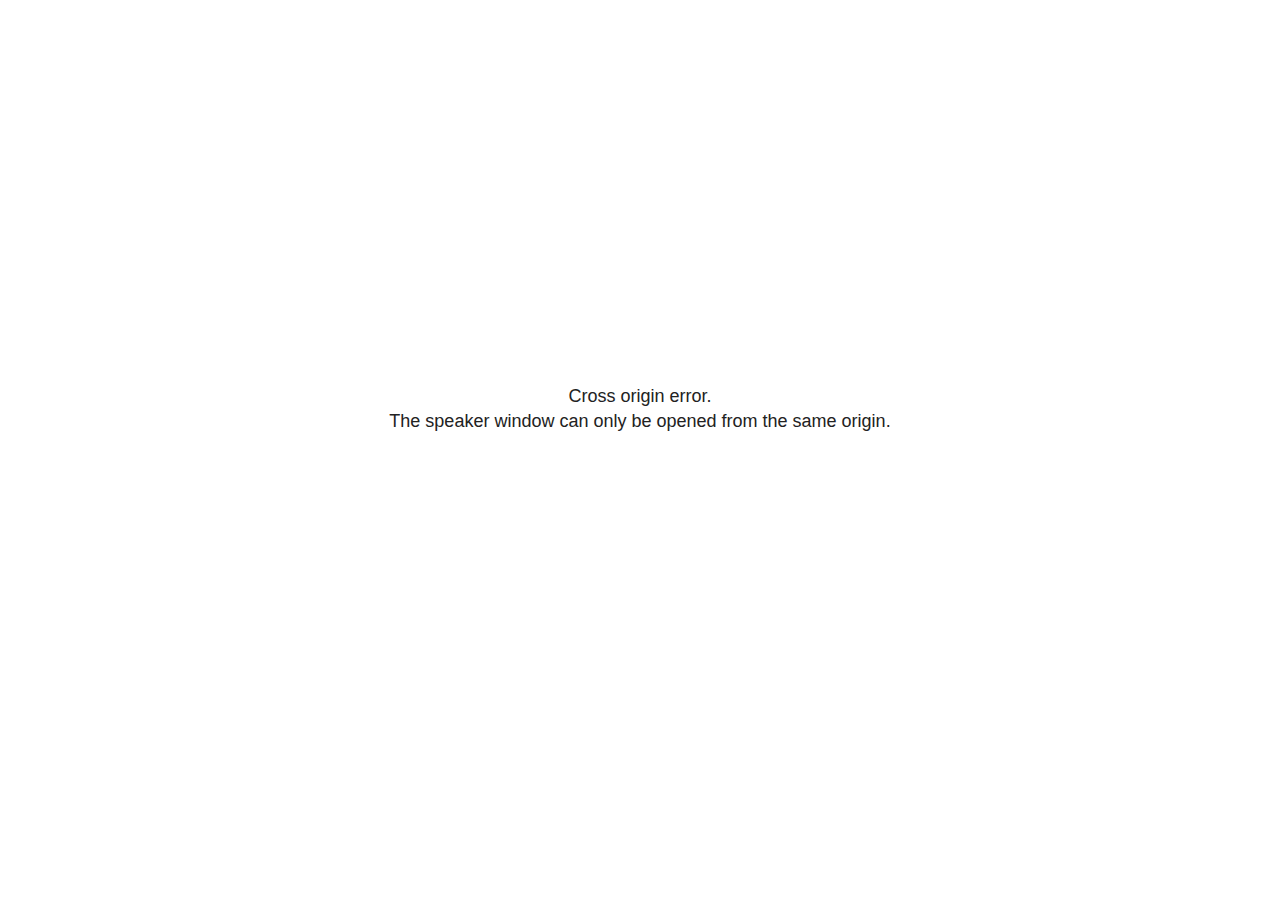
<file: presentation/plugin/notes/speaker-view.html>
<!--
	NOTE: You need to build the notes plugin after making changes to this file.
-->
<html lang="en">
	<head>
		<meta charset="utf-8">

		<title>reveal.js - Speaker View</title>

		<style>
			body {
				font-family: Helvetica;
				font-size: 18px;
			}

			#current-slide,
			#upcoming-slide,
			#speaker-controls {
				padding: 6px;
				box-sizing: border-box;
				-moz-box-sizing: border-box;
			}

			#current-slide iframe,
			#upcoming-slide iframe {
				width: 100%;
				height: 100%;
				border: 1px solid #ddd;
			}

			#current-slide .label,
			#upcoming-slide .label {
				position: absolute;
				top: 10px;
				left: 10px;
				z-index: 2;
			}

			#connection-status {
				position: absolute;
				top: 0;
				left: 0;
				width: 100%;
				height: 100%;
				z-index: 20;
				padding: 30% 20% 20% 20%;
				font-size: 18px;
				color: #222;
				background: #fff;
				text-align: center;
				box-sizing: border-box;
				line-height: 1.4;
			}

			.overlay-element {
				height: 34px;
				line-height: 34px;
				padding: 0 10px;
				text-shadow: none;
				background: rgba( 220, 220, 220, 0.8 );
				color: #222;
				font-size: 14px;
			}

			.overlay-element.interactive:hover {
				background: rgba( 220, 220, 220, 1 );
			}

			#current-slide {
				position: absolute;
				width: 60%;
				height: 100%;
				top: 0;
				left: 0;
				padding-right: 0;
			}

			#upcoming-slide {
				position: absolute;
				width: 40%;
				height: 40%;
				right: 0;
				top: 0;
			}

			/* Speaker controls */
			#speaker-controls {
				position: absolute;
				top: 40%;
				right: 0;
				width: 40%;
				height: 60%;
				overflow: auto;
				font-size: 18px;
			}

				.speaker-controls-time.hidden,
				.speaker-controls-notes.hidden {
					display: none;
				}

				.speaker-controls-time .label,
				.speaker-controls-pace .label,
				.speaker-controls-notes .label {
					text-transform: uppercase;
					font-weight: normal;
					font-size: 0.66em;
					color: #666;
					margin: 0;
				}

				.speaker-controls-time, .speaker-controls-pace {
					border-bottom: 1px solid rgba( 200, 200, 200, 0.5 );
					margin-bottom: 10px;
					padding: 10px 16px;
					padding-bottom: 20px;
					cursor: pointer;
				}

				.speaker-controls-time .reset-button {
					opacity: 0;
					float: right;
					color: #666;
					text-decoration: none;
				}
				.speaker-controls-time:hover .reset-button {
					opacity: 1;
				}

				.speaker-controls-time .timer,
				.speaker-controls-time .clock {
					width: 50%;
				}

				.speaker-controls-time .timer,
				.speaker-controls-time .clock,
				.speaker-controls-time .pacing .hours-value,
				.speaker-controls-time .pacing .minutes-value,
				.speaker-controls-time .pacing .seconds-value {
					font-size: 1.9em;
				}

				.speaker-controls-time .timer {
					float: left;
				}

				.speaker-controls-time .clock {
					float: right;
					text-align: right;
				}

				.speaker-controls-time span.mute {
					opacity: 0.3;
				}

				.speaker-controls-time .pacing-title {
					margin-top: 5px;
				}

				.speaker-controls-time .pacing.ahead {
					color: blue;
				}

				.speaker-controls-time .pacing.on-track {
					color: green;
				}

				.speaker-controls-time .pacing.behind {
					color: red;
				}

				.speaker-controls-notes {
					padding: 10px 16px;
				}

				.speaker-controls-notes .value {
					margin-top: 5px;
					line-height: 1.4;
					font-size: 1.2em;
				}

			/* Layout selector */
			#speaker-layout {
				position: absolute;
				top: 10px;
				right: 10px;
				color: #222;
				z-index: 10;
			}
				#speaker-layout select {
					position: absolute;
					width: 100%;
					height: 100%;
					top: 0;
					left: 0;
					border: 0;
					box-shadow: 0;
					cursor: pointer;
					opacity: 0;

					font-size: 1em;
					background-color: transparent;

					-moz-appearance: none;
					-webkit-appearance: none;
					-webkit-tap-highlight-color: rgba(0, 0, 0, 0);
				}

				#speaker-layout select:focus {
					outline: none;
					box-shadow: none;
				}

			.clear {
				clear: both;
			}

			/* Speaker layout: Wide */
			body[data-speaker-layout="wide"] #current-slide,
			body[data-speaker-layout="wide"] #upcoming-slide {
				width: 50%;
				height: 45%;
				padding: 6px;
			}

			body[data-speaker-layout="wide"] #current-slide {
				top: 0;
				left: 0;
			}

			body[data-speaker-layout="wide"] #upcoming-slide {
				top: 0;
				left: 50%;
			}

			body[data-speaker-layout="wide"] #speaker-controls {
				top: 45%;
				left: 0;
				width: 100%;
				height: 50%;
				font-size: 1.25em;
			}

			/* Speaker layout: Tall */
			body[data-speaker-layout="tall"] #current-slide,
			body[data-speaker-layout="tall"] #upcoming-slide {
				width: 45%;
				height: 50%;
				padding: 6px;
			}

			body[data-speaker-layout="tall"] #current-slide {
				top: 0;
				left: 0;
			}

			body[data-speaker-layout="tall"] #upcoming-slide {
				top: 50%;
				left: 0;
			}

			body[data-speaker-layout="tall"] #speaker-controls {
				padding-top: 40px;
				top: 0;
				left: 45%;
				width: 55%;
				height: 100%;
				font-size: 1.25em;
			}

			/* Speaker layout: Notes only */
			body[data-speaker-layout="notes-only"] #current-slide,
			body[data-speaker-layout="notes-only"] #upcoming-slide {
				display: none;
			}

			body[data-speaker-layout="notes-only"] #speaker-controls {
				padding-top: 40px;
				top: 0;
				left: 0;
				width: 100%;
				height: 100%;
				font-size: 1.25em;
			}

			@media screen and (max-width: 1080px) {
				body[data-speaker-layout="default"] #speaker-controls {
					font-size: 16px;
				}
			}

			@media screen and (max-width: 900px) {
				body[data-speaker-layout="default"] #speaker-controls {
					font-size: 14px;
				}
			}

			@media screen and (max-width: 800px) {
				body[data-speaker-layout="default"] #speaker-controls {
					font-size: 12px;
				}
			}

		</style>
	</head>

	<body>

		<div id="connection-status">Loading speaker view...</div>

		<div id="current-slide"></div>
		<div id="upcoming-slide"><span class="overlay-element label">Upcoming</span></div>
		<div id="speaker-controls">
			<div class="speaker-controls-time">
				<h4 class="label">Time <span class="reset-button">Click to Reset</span></h4>
				<div class="clock">
					<span class="clock-value">0:00 AM</span>
				</div>
				<div class="timer">
					<span class="hours-value">00</span><span class="minutes-value">:00</span><span class="seconds-value">:00</span>
				</div>
				<div class="clear"></div>

				<h4 class="label pacing-title" style="display: none">Pacing – Time to finish current slide</h4>
				<div class="pacing" style="display: none">
					<span class="hours-value">00</span><span class="minutes-value">:00</span><span class="seconds-value">:00</span>
				</div>
			</div>

			<div class="speaker-controls-notes hidden">
				<h4 class="label">Notes</h4>
				<div class="value"></div>
			</div>
		</div>
		<div id="speaker-layout" class="overlay-element interactive">
			<span class="speaker-layout-label"></span>
			<select class="speaker-layout-dropdown"></select>
		</div>

		<script>

			(function() {

				var notes,
					notesValue,
					currentState,
					currentSlide,
					upcomingSlide,
					layoutLabel,
					layoutDropdown,
					pendingCalls = {},
					lastRevealApiCallId = 0,
					connected = false

				var connectionStatus = document.querySelector( '#connection-status' );

				var SPEAKER_LAYOUTS = {
					'default': 'Default',
					'wide': 'Wide',
					'tall': 'Tall',
					'notes-only': 'Notes only'
				};

				setupLayout();

				let openerOrigin;

				try {
					openerOrigin = window.opener.location.origin;
				}
				catch ( error ) { console.warn( error ) }

				// In order to prevent XSS, the speaker view will only run if its
				// opener has the same origin as itself
				if( window.location.origin !== openerOrigin ) {
					connectionStatus.innerHTML = 'Cross origin error.<br>The speaker window can only be opened from the same origin.';
					return;
				}

				var connectionTimeout = setTimeout( function() {
					connectionStatus.innerHTML = 'Error connecting to main window.<br>Please try closing and reopening the speaker view.';
				}, 5000 );

				window.addEventListener( 'message', function( event ) {

					clearTimeout( connectionTimeout );
					connectionStatus.style.display = 'none';

					var data = JSON.parse( event.data );

					// The overview mode is only useful to the reveal.js instance
					// where navigation occurs so we don't sync it
					if( data.state ) delete data.state.overview;

					// Messages sent by the notes plugin inside of the main window
					if( data && data.namespace === 'reveal-notes' ) {
						if( data.type === 'connect' ) {
							handleConnectMessage( data );
						}
						else if( data.type === 'state' ) {
							handleStateMessage( data );
						}
						else if( data.type === 'return' ) {
							pendingCalls[data.callId](data.result);
							delete pendingCalls[data.callId];
						}
					}
					// Messages sent by the reveal.js inside of the current slide preview
					else if( data && data.namespace === 'reveal' ) {
						if( /ready/.test( data.eventName ) ) {
							// Send a message back to notify that the handshake is complete
							window.opener.postMessage( JSON.stringify({ namespace: 'reveal-notes', type: 'connected'} ), '*' );
						}
						else if( /slidechanged|fragmentshown|fragmenthidden|paused|resumed/.test( data.eventName ) && currentState !== JSON.stringify( data.state ) ) {

							dispatchStateToMainWindow( data.state );

						}
					}

				} );

				/**
				 * Updates the presentation in the main window to match the state
				 * of the presentation in the notes window.
				 */
				const dispatchStateToMainWindow = debounce(( state ) => {
					window.opener.postMessage( JSON.stringify({ method: 'setState', args: [ state ]} ), '*' );
				}, 500);

				/**
				 * Asynchronously calls the Reveal.js API of the main frame.
				 */
				function callRevealApi( methodName, methodArguments, callback ) {

					var callId = ++lastRevealApiCallId;
					pendingCalls[callId] = callback;
					window.opener.postMessage( JSON.stringify( {
						namespace: 'reveal-notes',
						type: 'call',
						callId: callId,
						methodName: methodName,
						arguments: methodArguments
					} ), '*' );

				}

				/**
				 * Called when the main window is trying to establish a
				 * connection.
				 */
				function handleConnectMessage( data ) {

					if( connected === false ) {
						connected = true;

						setupIframes( data );
						setupKeyboard();
						setupNotes();
						setupTimer();
						setupHeartbeat();
					}

				}

				/**
				 * Called when the main window sends an updated state.
				 */
				function handleStateMessage( data ) {

					// Store the most recently set state to avoid circular loops
					// applying the same state
					currentState = JSON.stringify( data.state );

					// No need for updating the notes in case of fragment changes
					if ( data.notes ) {
						notes.classList.remove( 'hidden' );
						notesValue.style.whiteSpace = data.whitespace;
						if( data.markdown ) {
							notesValue.innerHTML = marked( data.notes );
						}
						else {
							notesValue.innerHTML = data.notes;
						}
					}
					else {
						notes.classList.add( 'hidden' );
					}

					// Update the note slides
					currentSlide.contentWindow.postMessage( JSON.stringify({ method: 'setState', args: [ data.state ] }), '*' );
					upcomingSlide.contentWindow.postMessage( JSON.stringify({ method: 'setState', args: [ data.state ] }), '*' );
					upcomingSlide.contentWindow.postMessage( JSON.stringify({ method: 'next' }), '*' );

				}

				// Limit to max one state update per X ms
				handleStateMessage = debounce( handleStateMessage, 200 );

				/**
				 * Forward keyboard events to the current slide window.
				 * This enables keyboard events to work even if focus
				 * isn't set on the current slide iframe.
				 *
				 * Block F5 default handling, it reloads and disconnects
				 * the speaker notes window.
				 */
				function setupKeyboard() {

					document.addEventListener( 'keydown', function( event ) {
						if( event.keyCode === 116 || ( event.metaKey && event.keyCode === 82 ) ) {
							event.preventDefault();
							return false;
						}
						currentSlide.contentWindow.postMessage( JSON.stringify({ method: 'triggerKey', args: [ event.keyCode ] }), '*' );
					} );

				}

				/**
				 * Creates the preview iframes.
				 */
				function setupIframes( data ) {

					var params = [
						'receiver',
						'progress=false',
						'history=false',
						'transition=none',
						'autoSlide=0',
						'backgroundTransition=none'
					].join( '&' );

					var urlSeparator = /\?/.test(data.url) ? '&' : '?';
					var hash = '#/' + data.state.indexh + '/' + data.state.indexv;
					var currentURL = data.url + urlSeparator + params + '&postMessageEvents=true' + hash;
					var upcomingURL = data.url + urlSeparator + params + '&controls=false' + hash;

					currentSlide = document.createElement( 'iframe' );
					currentSlide.setAttribute( 'width', 1280 );
					currentSlide.setAttribute( 'height', 1024 );
					currentSlide.setAttribute( 'src', currentURL );
					document.querySelector( '#current-slide' ).appendChild( currentSlide );

					upcomingSlide = document.createElement( 'iframe' );
					upcomingSlide.setAttribute( 'width', 640 );
					upcomingSlide.setAttribute( 'height', 512 );
					upcomingSlide.setAttribute( 'src', upcomingURL );
					document.querySelector( '#upcoming-slide' ).appendChild( upcomingSlide );

				}

				/**
				 * Setup the notes UI.
				 */
				function setupNotes() {

					notes = document.querySelector( '.speaker-controls-notes' );
					notesValue = document.querySelector( '.speaker-controls-notes .value' );

				}

				/**
				 * We send out a heartbeat at all times to ensure we can
				 * reconnect with the main presentation window after reloads.
				 */
				function setupHeartbeat() {

					setInterval( () => {
						window.opener.postMessage( JSON.stringify({ namespace: 'reveal-notes', type: 'heartbeat'} ), '*' );
					}, 1000 );

				}

				function getTimings( callback ) {

					callRevealApi( 'getSlidesAttributes', [], function ( slideAttributes ) {
						callRevealApi( 'getConfig', [], function ( config ) {
							var totalTime = config.totalTime;
							var minTimePerSlide = config.minimumTimePerSlide || 0;
							var defaultTiming = config.defaultTiming;
							if ((defaultTiming == null) && (totalTime == null)) {
								callback(null);
								return;
							}
							// Setting totalTime overrides defaultTiming
							if (totalTime) {
								defaultTiming = 0;
							}
							var timings = [];
							for ( var i in slideAttributes ) {
								var slide = slideAttributes[ i ];
								var timing = defaultTiming;
								if( slide.hasOwnProperty( 'data-timing' )) {
									var t = slide[ 'data-timing' ];
									timing = parseInt(t);
									if( isNaN(timing) ) {
										console.warn("Could not parse timing '" + t + "' of slide " + i + "; using default of " + defaultTiming);
										timing = defaultTiming;
									}
								}
								timings.push(timing);
							}
							if ( totalTime ) {
								// After we've allocated time to individual slides, we summarize it and
								// subtract it from the total time
								var remainingTime = totalTime - timings.reduce( function(a, b) { return a + b; }, 0 );
								// The remaining time is divided by the number of slides that have 0 seconds
								// allocated at the moment, giving the average time-per-slide on the remaining slides
								var remainingSlides = (timings.filter( function(x) { return x == 0 }) ).length
								var timePerSlide = Math.round( remainingTime / remainingSlides, 0 )
								// And now we replace every zero-value timing with that average
								timings = timings.map( function(x) { return (x==0 ? timePerSlide : x) } );
							}
							var slidesUnderMinimum = timings.filter( function(x) { return (x < minTimePerSlide) } ).length
							if ( slidesUnderMinimum ) {
								message = "The pacing time for " + slidesUnderMinimum + " slide(s) is under the configured minimum of " + minTimePerSlide + " seconds. Check the data-timing attribute on individual slides, or consider increasing the totalTime or minimumTimePerSlide configuration options (or removing some slides).";
								alert(message);
							}
							callback( timings );
						} );
					} );

				}

				/**
				 * Return the number of seconds allocated for presenting
				 * all slides up to and including this one.
				 */
				function getTimeAllocated( timings, callback ) {

					callRevealApi( 'getSlidePastCount', [], function ( currentSlide ) {
						var allocated = 0;
						for (var i in timings.slice(0, currentSlide + 1)) {
							allocated += timings[i];
						}
						callback( allocated );
					} );

				}

				/**
				 * Create the timer and clock and start updating them
				 * at an interval.
				 */
				function setupTimer() {

					var start = new Date(),
					timeEl = document.querySelector( '.speaker-controls-time' ),
					clockEl = timeEl.querySelector( '.clock-value' ),
					hoursEl = timeEl.querySelector( '.hours-value' ),
					minutesEl = timeEl.querySelector( '.minutes-value' ),
					secondsEl = timeEl.querySelector( '.seconds-value' ),
					pacingTitleEl = timeEl.querySelector( '.pacing-title' ),
					pacingEl = timeEl.querySelector( '.pacing' ),
					pacingHoursEl = pacingEl.querySelector( '.hours-value' ),
					pacingMinutesEl = pacingEl.querySelector( '.minutes-value' ),
					pacingSecondsEl = pacingEl.querySelector( '.seconds-value' );

					var timings = null;
					getTimings( function ( _timings ) {

						timings = _timings;
						if (_timings !== null) {
							pacingTitleEl.style.removeProperty('display');
							pacingEl.style.removeProperty('display');
						}

						// Update once directly
						_updateTimer();

						// Then update every second
						setInterval( _updateTimer, 1000 );

					} );


					function _resetTimer() {

						if (timings == null) {
							start = new Date();
							_updateTimer();
						}
						else {
							// Reset timer to beginning of current slide
							getTimeAllocated( timings, function ( slideEndTimingSeconds ) {
								var slideEndTiming = slideEndTimingSeconds * 1000;
								callRevealApi( 'getSlidePastCount', [], function ( currentSlide ) {
									var currentSlideTiming = timings[currentSlide] * 1000;
									var previousSlidesTiming = slideEndTiming - currentSlideTiming;
									var now = new Date();
									start = new Date(now.getTime() - previousSlidesTiming);
									_updateTimer();
								} );
							} );
						}

					}

					timeEl.addEventListener( 'click', function() {
						_resetTimer();
						return false;
					} );

					function _displayTime( hrEl, minEl, secEl, time) {

						var sign = Math.sign(time) == -1 ? "-" : "";
						time = Math.abs(Math.round(time / 1000));
						var seconds = time % 60;
						var minutes = Math.floor( time / 60 ) % 60 ;
						var hours = Math.floor( time / ( 60 * 60 )) ;
						hrEl.innerHTML = sign + zeroPadInteger( hours );
						if (hours == 0) {
							hrEl.classList.add( 'mute' );
						}
						else {
							hrEl.classList.remove( 'mute' );
						}
						minEl.innerHTML = ':' + zeroPadInteger( minutes );
						if (hours == 0 && minutes == 0) {
							minEl.classList.add( 'mute' );
						}
						else {
							minEl.classList.remove( 'mute' );
						}
						secEl.innerHTML = ':' + zeroPadInteger( seconds );
					}

					function _updateTimer() {

						var diff, hours, minutes, seconds,
						now = new Date();

						diff = now.getTime() - start.getTime();

						clockEl.innerHTML = now.toLocaleTimeString( 'en-US', { hour12: true, hour: '2-digit', minute:'2-digit' } );
						_displayTime( hoursEl, minutesEl, secondsEl, diff );
						if (timings !== null) {
							_updatePacing(diff);
						}

					}

					function _updatePacing(diff) {

						getTimeAllocated( timings, function ( slideEndTimingSeconds ) {
							var slideEndTiming = slideEndTimingSeconds * 1000;

							callRevealApi( 'getSlidePastCount', [], function ( currentSlide ) {
								var currentSlideTiming = timings[currentSlide] * 1000;
								var timeLeftCurrentSlide = slideEndTiming - diff;
								if (timeLeftCurrentSlide < 0) {
									pacingEl.className = 'pacing behind';
								}
								else if (timeLeftCurrentSlide < currentSlideTiming) {
									pacingEl.className = 'pacing on-track';
								}
								else {
									pacingEl.className = 'pacing ahead';
								}
								_displayTime( pacingHoursEl, pacingMinutesEl, pacingSecondsEl, timeLeftCurrentSlide );
							} );
						} );
					}

				}

				/**
				 * Sets up the speaker view layout and layout selector.
				 */
				function setupLayout() {

					layoutDropdown = document.querySelector( '.speaker-layout-dropdown' );
					layoutLabel = document.querySelector( '.speaker-layout-label' );

					// Render the list of available layouts
					for( var id in SPEAKER_LAYOUTS ) {
						var option = document.createElement( 'option' );
						option.setAttribute( 'value', id );
						option.textContent = SPEAKER_LAYOUTS[ id ];
						layoutDropdown.appendChild( option );
					}

					// Monitor the dropdown for changes
					layoutDropdown.addEventListener( 'change', function( event ) {

						setLayout( layoutDropdown.value );

					}, false );

					// Restore any currently persisted layout
					setLayout( getLayout() );

				}

				/**
				 * Sets a new speaker view layout. The layout is persisted
				 * in local storage.
				 */
				function setLayout( value ) {

					var title = SPEAKER_LAYOUTS[ value ];

					layoutLabel.innerHTML = 'Layout' + ( title ? ( ': ' + title ) : '' );
					layoutDropdown.value = value;

					document.body.setAttribute( 'data-speaker-layout', value );

					// Persist locally
					if( supportsLocalStorage() ) {
						window.localStorage.setItem( 'reveal-speaker-layout', value );
					}

				}

				/**
				 * Returns the ID of the most recently set speaker layout
				 * or our default layout if none has been set.
				 */
				function getLayout() {

					if( supportsLocalStorage() ) {
						var layout = window.localStorage.getItem( 'reveal-speaker-layout' );
						if( layout ) {
							return layout;
						}
					}

					// Default to the first record in the layouts hash
					for( var id in SPEAKER_LAYOUTS ) {
						return id;
					}

				}

				function supportsLocalStorage() {

					try {
						localStorage.setItem('test', 'test');
						localStorage.removeItem('test');
						return true;
					}
					catch( e ) {
						return false;
					}

				}

				function zeroPadInteger( num ) {

					var str = '00' + parseInt( num );
					return str.substring( str.length - 2 );

				}

				/**
				 * Limits the frequency at which a function can be called.
				 */
				function debounce( fn, ms ) {

					var lastTime = 0,
						timeout;

					return function() {

						var args = arguments;
						var context = this;

						clearTimeout( timeout );

						var timeSinceLastCall = Date.now() - lastTime;
						if( timeSinceLastCall > ms ) {
							fn.apply( context, args );
							lastTime = Date.now();
						}
						else {
							timeout = setTimeout( function() {
								fn.apply( context, args );
								lastTime = Date.now();
							}, ms - timeSinceLastCall );
						}

					}

				}

			})();

		</script>
	</body>
</html>
</file>
<file: presentation/dist/reveal.css>
/*!
* reveal.js 4.5.0
* https://revealjs.com
* MIT licensed
*
* Copyright (C) 2011-2023 Hakim El Hattab, https://hakim.se
*/
.reveal .r-stretch,.reveal .stretch{max-width:none;max-height:none}.reveal pre.r-stretch code,.reveal pre.stretch code{height:100%;max-height:100%;box-sizing:border-box}.reveal .r-fit-text{display:inline-block;white-space:nowrap}.reveal .r-stack{display:grid}.reveal .r-stack>*{grid-area:1/1;margin:auto}.reveal .r-hstack,.reveal .r-vstack{display:flex}.reveal .r-hstack img,.reveal .r-hstack video,.reveal .r-vstack img,.reveal .r-vstack video{min-width:0;min-height:0;object-fit:contain}.reveal .r-vstack{flex-direction:column;align-items:center;justify-content:center}.reveal .r-hstack{flex-direction:row;align-items:center;justify-content:center}.reveal .items-stretch{align-items:stretch}.reveal .items-start{align-items:flex-start}.reveal .items-center{align-items:center}.reveal .items-end{align-items:flex-end}.reveal .justify-between{justify-content:space-between}.reveal .justify-around{justify-content:space-around}.reveal .justify-start{justify-content:flex-start}.reveal .justify-center{justify-content:center}.reveal .justify-end{justify-content:flex-end}html.reveal-full-page{width:100%;height:100%;height:100vh;height:calc(var(--vh,1vh) * 100);overflow:hidden}.reveal-viewport{height:100%;overflow:hidden;position:relative;line-height:1;margin:0;background-color:#fff;color:#000}.reveal-viewport:fullscreen{top:0!important;left:0!important;width:100%!important;height:100%!important;transform:none!important}.reveal .fragment{transition:all .2s ease}.reveal .fragment:not(.custom){opacity:0;visibility:hidden;will-change:opacity}.reveal .fragment.visible{opacity:1;visibility:inherit}.reveal .fragment.disabled{transition:none}.reveal .fragment.grow{opacity:1;visibility:inherit}.reveal .fragment.grow.visible{transform:scale(1.3)}.reveal .fragment.shrink{opacity:1;visibility:inherit}.reveal .fragment.shrink.visible{transform:scale(.7)}.reveal .fragment.zoom-in{transform:scale(.1)}.reveal .fragment.zoom-in.visible{transform:none}.reveal .fragment.fade-out{opacity:1;visibility:inherit}.reveal .fragment.fade-out.visible{opacity:0;visibility:hidden}.reveal .fragment.semi-fade-out{opacity:1;visibility:inherit}.reveal .fragment.semi-fade-out.visible{opacity:.5;visibility:inherit}.reveal .fragment.strike{opacity:1;visibility:inherit}.reveal .fragment.strike.visible{text-decoration:line-through}.reveal .fragment.fade-up{transform:translate(0,40px)}.reveal .fragment.fade-up.visible{transform:translate(0,0)}.reveal .fragment.fade-down{transform:translate(0,-40px)}.reveal .fragment.fade-down.visible{transform:translate(0,0)}.reveal .fragment.fade-right{transform:translate(-40px,0)}.reveal .fragment.fade-right.visible{transform:translate(0,0)}.reveal .fragment.fade-left{transform:translate(40px,0)}.reveal .fragment.fade-left.visible{transform:translate(0,0)}.reveal .fragment.current-visible,.reveal .fragment.fade-in-then-out{opacity:0;visibility:hidden}.reveal .fragment.current-visible.current-fragment,.reveal .fragment.fade-in-then-out.current-fragment{opacity:1;visibility:inherit}.reveal .fragment.fade-in-then-semi-out{opacity:0;visibility:hidden}.reveal .fragment.fade-in-then-semi-out.visible{opacity:.5;visibility:inherit}.reveal .fragment.fade-in-then-semi-out.current-fragment{opacity:1;visibility:inherit}.reveal .fragment.highlight-blue,.reveal .fragment.highlight-current-blue,.reveal .fragment.highlight-current-green,.reveal .fragment.highlight-current-red,.reveal .fragment.highlight-green,.reveal .fragment.highlight-red{opacity:1;visibility:inherit}.reveal .fragment.highlight-red.visible{color:#ff2c2d}.reveal .fragment.highlight-green.visible{color:#17ff2e}.reveal .fragment.highlight-blue.visible{color:#1b91ff}.reveal .fragment.highlight-current-red.current-fragment{color:#ff2c2d}.reveal .fragment.highlight-current-green.current-fragment{color:#17ff2e}.reveal .fragment.highlight-current-blue.current-fragment{color:#1b91ff}.reveal:after{content:"";font-style:italic}.reveal iframe{z-index:1}.reveal a{position:relative}@keyframes bounce-right{0%,10%,25%,40%,50%{transform:translateX(0)}20%{transform:translateX(10px)}30%{transform:translateX(-5px)}}@keyframes bounce-left{0%,10%,25%,40%,50%{transform:translateX(0)}20%{transform:translateX(-10px)}30%{transform:translateX(5px)}}@keyframes bounce-down{0%,10%,25%,40%,50%{transform:translateY(0)}20%{transform:translateY(10px)}30%{transform:translateY(-5px)}}.reveal .controls{display:none;position:absolute;top:auto;bottom:12px;right:12px;left:auto;z-index:11;color:#000;pointer-events:none;font-size:10px}.reveal .controls button{position:absolute;padding:0;background-color:transparent;border:0;outline:0;cursor:pointer;color:currentColor;transform:scale(.9999);transition:color .2s ease,opacity .2s ease,transform .2s ease;z-index:2;pointer-events:auto;font-size:inherit;visibility:hidden;opacity:0;-webkit-appearance:none;-webkit-tap-highlight-color:transparent}.reveal .controls .controls-arrow:after,.reveal .controls .controls-arrow:before{content:"";position:absolute;top:0;left:0;width:2.6em;height:.5em;border-radius:.25em;background-color:currentColor;transition:all .15s ease,background-color .8s ease;transform-origin:.2em 50%;will-change:transform}.reveal .controls .controls-arrow{position:relative;width:3.6em;height:3.6em}.reveal .controls .controls-arrow:before{transform:translateX(.5em) translateY(1.55em) rotate(45deg)}.reveal .controls .controls-arrow:after{transform:translateX(.5em) translateY(1.55em) rotate(-45deg)}.reveal .controls .controls-arrow:hover:before{transform:translateX(.5em) translateY(1.55em) rotate(40deg)}.reveal .controls .controls-arrow:hover:after{transform:translateX(.5em) translateY(1.55em) rotate(-40deg)}.reveal .controls .controls-arrow:active:before{transform:translateX(.5em) translateY(1.55em) rotate(36deg)}.reveal .controls .controls-arrow:active:after{transform:translateX(.5em) translateY(1.55em) rotate(-36deg)}.reveal .controls .navigate-left{right:6.4em;bottom:3.2em;transform:translateX(-10px)}.reveal .controls .navigate-left.highlight{animation:bounce-left 2s 50 both ease-out}.reveal .controls .navigate-right{right:0;bottom:3.2em;transform:translateX(10px)}.reveal .controls .navigate-right .controls-arrow{transform:rotate(180deg)}.reveal .controls .navigate-right.highlight{animation:bounce-right 2s 50 both ease-out}.reveal .controls .navigate-up{right:3.2em;bottom:6.4em;transform:translateY(-10px)}.reveal .controls .navigate-up .controls-arrow{transform:rotate(90deg)}.reveal .controls .navigate-down{right:3.2em;bottom:-1.4em;padding-bottom:1.4em;transform:translateY(10px)}.reveal .controls .navigate-down .controls-arrow{transform:rotate(-90deg)}.reveal .controls .navigate-down.highlight{animation:bounce-down 2s 50 both ease-out}.reveal .controls[data-controls-back-arrows=faded] .navigate-up.enabled{opacity:.3}.reveal .controls[data-controls-back-arrows=faded] .navigate-up.enabled:hover{opacity:1}.reveal .controls[data-controls-back-arrows=hidden] .navigate-up.enabled{opacity:0;visibility:hidden}.reveal .controls .enabled{visibility:visible;opacity:.9;cursor:pointer;transform:none}.reveal .controls .enabled.fragmented{opacity:.5}.reveal .controls .enabled.fragmented:hover,.reveal .controls .enabled:hover{opacity:1}.reveal:not(.rtl) .controls[data-controls-back-arrows=faded] .navigate-left.enabled{opacity:.3}.reveal:not(.rtl) .controls[data-controls-back-arrows=faded] .navigate-left.enabled:hover{opacity:1}.reveal:not(.rtl) .controls[data-controls-back-arrows=hidden] .navigate-left.enabled{opacity:0;visibility:hidden}.reveal.rtl .controls[data-controls-back-arrows=faded] .navigate-right.enabled{opacity:.3}.reveal.rtl .controls[data-controls-back-arrows=faded] .navigate-right.enabled:hover{opacity:1}.reveal.rtl .controls[data-controls-back-arrows=hidden] .navigate-right.enabled{opacity:0;visibility:hidden}.reveal[data-navigation-mode=linear].has-horizontal-slides .navigate-down,.reveal[data-navigation-mode=linear].has-horizontal-slides .navigate-up{display:none}.reveal:not(.has-vertical-slides) .controls .navigate-left,.reveal[data-navigation-mode=linear].has-horizontal-slides .navigate-left{bottom:1.4em;right:5.5em}.reveal:not(.has-vertical-slides) .controls .navigate-right,.reveal[data-navigation-mode=linear].has-horizontal-slides .navigate-right{bottom:1.4em;right:.5em}.reveal:not(.has-horizontal-slides) .controls .navigate-up{right:1.4em;bottom:5em}.reveal:not(.has-horizontal-slides) .controls .navigate-down{right:1.4em;bottom:.5em}.reveal.has-dark-background .controls{color:#fff}.reveal.has-light-background .controls{color:#000}.reveal.no-hover .controls .controls-arrow:active:before,.reveal.no-hover .controls .controls-arrow:hover:before{transform:translateX(.5em) translateY(1.55em) rotate(45deg)}.reveal.no-hover .controls .controls-arrow:active:after,.reveal.no-hover .controls .controls-arrow:hover:after{transform:translateX(.5em) translateY(1.55em) rotate(-45deg)}@media screen and (min-width:500px){.reveal .controls[data-controls-layout=edges]{top:0;right:0;bottom:0;left:0}.reveal .controls[data-controls-layout=edges] .navigate-down,.reveal .controls[data-controls-layout=edges] .navigate-left,.reveal .controls[data-controls-layout=edges] .navigate-right,.reveal .controls[data-controls-layout=edges] .navigate-up{bottom:auto;right:auto}.reveal .controls[data-controls-layout=edges] .navigate-left{top:50%;left:.8em;margin-top:-1.8em}.reveal .controls[data-controls-layout=edges] .navigate-right{top:50%;right:.8em;margin-top:-1.8em}.reveal .controls[data-controls-layout=edges] .navigate-up{top:.8em;left:50%;margin-left:-1.8em}.reveal .controls[data-controls-layout=edges] .navigate-down{bottom:-.3em;left:50%;margin-left:-1.8em}}.reveal .progress{position:absolute;display:none;height:3px;width:100%;bottom:0;left:0;z-index:10;background-color:rgba(0,0,0,.2);color:#fff}.reveal .progress:after{content:"";display:block;position:absolute;height:10px;width:100%;top:-10px}.reveal .progress span{display:block;height:100%;width:100%;background-color:currentColor;transition:transform .8s cubic-bezier(.26,.86,.44,.985);transform-origin:0 0;transform:scaleX(0)}.reveal .slide-number{position:absolute;display:block;right:8px;bottom:8px;z-index:31;font-family:Helvetica,sans-serif;font-size:12px;line-height:1;color:#fff;background-color:rgba(0,0,0,.4);padding:5px}.reveal .slide-number a{color:currentColor}.reveal .slide-number-delimiter{margin:0 3px}.reveal{position:relative;width:100%;height:100%;overflow:hidden;touch-action:pinch-zoom}.reveal.embedded{touch-action:pan-y}.reveal .slides{position:absolute;width:100%;height:100%;top:0;right:0;bottom:0;left:0;margin:auto;pointer-events:none;overflow:visible;z-index:1;text-align:center;perspective:600px;perspective-origin:50% 40%}.reveal .slides>section{perspective:600px}.reveal .slides>section,.reveal .slides>section>section{display:none;position:absolute;width:100%;pointer-events:auto;z-index:10;transform-style:flat;transition:transform-origin .8s cubic-bezier(.26,.86,.44,.985),transform .8s cubic-bezier(.26,.86,.44,.985),visibility .8s cubic-bezier(.26,.86,.44,.985),opacity .8s cubic-bezier(.26,.86,.44,.985)}.reveal[data-transition-speed=fast] .slides section{transition-duration:.4s}.reveal[data-transition-speed=slow] .slides section{transition-duration:1.2s}.reveal .slides section[data-transition-speed=fast]{transition-duration:.4s}.reveal .slides section[data-transition-speed=slow]{transition-duration:1.2s}.reveal .slides>section.stack{padding-top:0;padding-bottom:0;pointer-events:none;height:100%}.reveal .slides>section.present,.reveal .slides>section>section.present{display:block;z-index:11;opacity:1}.reveal .slides>section:empty,.reveal .slides>section>section:empty,.reveal .slides>section>section[data-background-interactive],.reveal .slides>section[data-background-interactive]{pointer-events:none}.reveal.center,.reveal.center .slides,.reveal.center .slides section{min-height:0!important}.reveal .slides>section:not(.present),.reveal .slides>section>section:not(.present){pointer-events:none}.reveal.overview .slides>section,.reveal.overview .slides>section>section{pointer-events:auto}.reveal .slides>section.future,.reveal .slides>section.future>section,.reveal .slides>section.past,.reveal .slides>section.past>section,.reveal .slides>section>section.future,.reveal .slides>section>section.past{opacity:0}.reveal .slides>section[data-transition=slide].past,.reveal .slides>section[data-transition~=slide-out].past,.reveal.slide .slides>section:not([data-transition]).past{transform:translate(-150%,0)}.reveal .slides>section[data-transition=slide].future,.reveal .slides>section[data-transition~=slide-in].future,.reveal.slide .slides>section:not([data-transition]).future{transform:translate(150%,0)}.reveal .slides>section>section[data-transition=slide].past,.reveal .slides>section>section[data-transition~=slide-out].past,.reveal.slide .slides>section>section:not([data-transition]).past{transform:translate(0,-150%)}.reveal .slides>section>section[data-transition=slide].future,.reveal .slides>section>section[data-transition~=slide-in].future,.reveal.slide .slides>section>section:not([data-transition]).future{transform:translate(0,150%)}.reveal .slides>section[data-transition=linear].past,.reveal .slides>section[data-transition~=linear-out].past,.reveal.linear .slides>section:not([data-transition]).past{transform:translate(-150%,0)}.reveal .slides>section[data-transition=linear].future,.reveal .slides>section[data-transition~=linear-in].future,.reveal.linear .slides>section:not([data-transition]).future{transform:translate(150%,0)}.reveal .slides>section>section[data-transition=linear].past,.reveal .slides>section>section[data-transition~=linear-out].past,.reveal.linear .slides>section>section:not([data-transition]).past{transform:translate(0,-150%)}.reveal .slides>section>section[data-transition=linear].future,.reveal .slides>section>section[data-transition~=linear-in].future,.reveal.linear .slides>section>section:not([data-transition]).future{transform:translate(0,150%)}.reveal .slides section[data-transition=default].stack,.reveal.default .slides section.stack{transform-style:preserve-3d}.reveal .slides>section[data-transition=default].past,.reveal .slides>section[data-transition~=default-out].past,.reveal.default .slides>section:not([data-transition]).past{transform:translate3d(-100%,0,0) rotateY(-90deg) translate3d(-100%,0,0)}.reveal .slides>section[data-transition=default].future,.reveal .slides>section[data-transition~=default-in].future,.reveal.default .slides>section:not([data-transition]).future{transform:translate3d(100%,0,0) rotateY(90deg) translate3d(100%,0,0)}.reveal .slides>section>section[data-transition=default].past,.reveal .slides>section>section[data-transition~=default-out].past,.reveal.default .slides>section>section:not([data-transition]).past{transform:translate3d(0,-300px,0) rotateX(70deg) translate3d(0,-300px,0)}.reveal .slides>section>section[data-transition=default].future,.reveal .slides>section>section[data-transition~=default-in].future,.reveal.default .slides>section>section:not([data-transition]).future{transform:translate3d(0,300px,0) rotateX(-70deg) translate3d(0,300px,0)}.reveal .slides section[data-transition=convex].stack,.reveal.convex .slides section.stack{transform-style:preserve-3d}.reveal .slides>section[data-transition=convex].past,.reveal .slides>section[data-transition~=convex-out].past,.reveal.convex .slides>section:not([data-transition]).past{transform:translate3d(-100%,0,0) rotateY(-90deg) translate3d(-100%,0,0)}.reveal .slides>section[data-transition=convex].future,.reveal .slides>section[data-transition~=convex-in].future,.reveal.convex .slides>section:not([data-transition]).future{transform:translate3d(100%,0,0) rotateY(90deg) translate3d(100%,0,0)}.reveal .slides>section>section[data-transition=convex].past,.reveal .slides>section>section[data-transition~=convex-out].past,.reveal.convex .slides>section>section:not([data-transition]).past{transform:translate3d(0,-300px,0) rotateX(70deg) translate3d(0,-300px,0)}.reveal .slides>section>section[data-transition=convex].future,.reveal .slides>section>section[data-transition~=convex-in].future,.reveal.convex .slides>section>section:not([data-transition]).future{transform:translate3d(0,300px,0) rotateX(-70deg) translate3d(0,300px,0)}.reveal .slides section[data-transition=concave].stack,.reveal.concave .slides section.stack{transform-style:preserve-3d}.reveal .slides>section[data-transition=concave].past,.reveal .slides>section[data-transition~=concave-out].past,.reveal.concave .slides>section:not([data-transition]).past{transform:translate3d(-100%,0,0) rotateY(90deg) translate3d(-100%,0,0)}.reveal .slides>section[data-transition=concave].future,.reveal .slides>section[data-transition~=concave-in].future,.reveal.concave .slides>section:not([data-transition]).future{transform:translate3d(100%,0,0) rotateY(-90deg) translate3d(100%,0,0)}.reveal .slides>section>section[data-transition=concave].past,.reveal .slides>section>section[data-transition~=concave-out].past,.reveal.concave .slides>section>section:not([data-transition]).past{transform:translate3d(0,-80%,0) rotateX(-70deg) translate3d(0,-80%,0)}.reveal .slides>section>section[data-transition=concave].future,.reveal .slides>section>section[data-transition~=concave-in].future,.reveal.concave .slides>section>section:not([data-transition]).future{transform:translate3d(0,80%,0) rotateX(70deg) translate3d(0,80%,0)}.reveal .slides section[data-transition=zoom],.reveal.zoom .slides section:not([data-transition]){transition-timing-function:ease}.reveal .slides>section[data-transition=zoom].past,.reveal .slides>section[data-transition~=zoom-out].past,.reveal.zoom .slides>section:not([data-transition]).past{visibility:hidden;transform:scale(16)}.reveal .slides>section[data-transition=zoom].future,.reveal .slides>section[data-transition~=zoom-in].future,.reveal.zoom .slides>section:not([data-transition]).future{visibility:hidden;transform:scale(.2)}.reveal .slides>section>section[data-transition=zoom].past,.reveal .slides>section>section[data-transition~=zoom-out].past,.reveal.zoom .slides>section>section:not([data-transition]).past{transform:scale(16)}.reveal .slides>section>section[data-transition=zoom].future,.reveal .slides>section>section[data-transition~=zoom-in].future,.reveal.zoom .slides>section>section:not([data-transition]).future{transform:scale(.2)}.reveal.cube .slides{perspective:1300px}.reveal.cube .slides section{padding:30px;min-height:700px;backface-visibility:hidden;box-sizing:border-box;transform-style:preserve-3d}.reveal.center.cube .slides section{min-height:0}.reveal.cube .slides section:not(.stack):before{content:"";position:absolute;display:block;width:100%;height:100%;left:0;top:0;background:rgba(0,0,0,.1);border-radius:4px;transform:translateZ(-20px)}.reveal.cube .slides section:not(.stack):after{content:"";position:absolute;display:block;width:90%;height:30px;left:5%;bottom:0;background:0 0;z-index:1;border-radius:4px;box-shadow:0 95px 25px rgba(0,0,0,.2);transform:translateZ(-90px) rotateX(65deg)}.reveal.cube .slides>section.stack{padding:0;background:0 0}.reveal.cube .slides>section.past{transform-origin:100% 0;transform:translate3d(-100%,0,0) rotateY(-90deg)}.reveal.cube .slides>section.future{transform-origin:0 0;transform:translate3d(100%,0,0) rotateY(90deg)}.reveal.cube .slides>section>section.past{transform-origin:0 100%;transform:translate3d(0,-100%,0) rotateX(90deg)}.reveal.cube .slides>section>section.future{transform-origin:0 0;transform:translate3d(0,100%,0) rotateX(-90deg)}.reveal.page .slides{perspective-origin:0 50%;perspective:3000px}.reveal.page .slides section{padding:30px;min-height:700px;box-sizing:border-box;transform-style:preserve-3d}.reveal.page .slides section.past{z-index:12}.reveal.page .slides section:not(.stack):before{content:"";position:absolute;display:block;width:100%;height:100%;left:0;top:0;background:rgba(0,0,0,.1);transform:translateZ(-20px)}.reveal.page .slides section:not(.stack):after{content:"";position:absolute;display:block;width:90%;height:30px;left:5%;bottom:0;background:0 0;z-index:1;border-radius:4px;box-shadow:0 95px 25px rgba(0,0,0,.2);-webkit-transform:translateZ(-90px) rotateX(65deg)}.reveal.page .slides>section.stack{padding:0;background:0 0}.reveal.page .slides>section.past{transform-origin:0 0;transform:translate3d(-40%,0,0) rotateY(-80deg)}.reveal.page .slides>section.future{transform-origin:100% 0;transform:translate3d(0,0,0)}.reveal.page .slides>section>section.past{transform-origin:0 0;transform:translate3d(0,-40%,0) rotateX(80deg)}.reveal.page .slides>section>section.future{transform-origin:0 100%;transform:translate3d(0,0,0)}.reveal .slides section[data-transition=fade],.reveal.fade .slides section:not([data-transition]),.reveal.fade .slides>section>section:not([data-transition]){transform:none;transition:opacity .5s}.reveal.fade.overview .slides section,.reveal.fade.overview .slides>section>section{transition:none}.reveal .slides section[data-transition=none],.reveal.none .slides section:not([data-transition]){transform:none;transition:none}.reveal .pause-overlay{position:absolute;top:0;left:0;width:100%;height:100%;background:#000;visibility:hidden;opacity:0;z-index:100;transition:all 1s ease}.reveal .pause-overlay .resume-button{position:absolute;bottom:20px;right:20px;color:#ccc;border-radius:2px;padding:6px 14px;border:2px solid #ccc;font-size:16px;background:0 0;cursor:pointer}.reveal .pause-overlay .resume-button:hover{color:#fff;border-color:#fff}.reveal.paused .pause-overlay{visibility:visible;opacity:1}.reveal .no-transition,.reveal .no-transition *,.reveal .slides.disable-slide-transitions section{transition:none!important}.reveal .slides.disable-slide-transitions section{transform:none!important}.reveal .backgrounds{position:absolute;width:100%;height:100%;top:0;left:0;perspective:600px}.reveal .slide-background{display:none;position:absolute;width:100%;height:100%;opacity:0;visibility:hidden;overflow:hidden;background-color:rgba(0,0,0,0);transition:all .8s cubic-bezier(.26,.86,.44,.985)}.reveal .slide-background-content{position:absolute;width:100%;height:100%;background-position:50% 50%;background-repeat:no-repeat;background-size:cover}.reveal .slide-background.stack{display:block}.reveal .slide-background.present{opacity:1;visibility:visible;z-index:2}.print-pdf .reveal .slide-background{opacity:1!important;visibility:visible!important}.reveal .slide-background video{position:absolute;width:100%;height:100%;max-width:none;max-height:none;top:0;left:0;object-fit:cover}.reveal .slide-background[data-background-size=contain] video{object-fit:contain}.reveal>.backgrounds .slide-background[data-background-transition=none],.reveal[data-background-transition=none]>.backgrounds .slide-background:not([data-background-transition]){transition:none}.reveal>.backgrounds .slide-background[data-background-transition=slide],.reveal[data-background-transition=slide]>.backgrounds .slide-background:not([data-background-transition]){opacity:1}.reveal>.backgrounds .slide-background.past[data-background-transition=slide],.reveal[data-background-transition=slide]>.backgrounds .slide-background.past:not([data-background-transition]){transform:translate(-100%,0)}.reveal>.backgrounds .slide-background.future[data-background-transition=slide],.reveal[data-background-transition=slide]>.backgrounds .slide-background.future:not([data-background-transition]){transform:translate(100%,0)}.reveal>.backgrounds .slide-background>.slide-background.past[data-background-transition=slide],.reveal[data-background-transition=slide]>.backgrounds .slide-background>.slide-background.past:not([data-background-transition]){transform:translate(0,-100%)}.reveal>.backgrounds .slide-background>.slide-background.future[data-background-transition=slide],.reveal[data-background-transition=slide]>.backgrounds .slide-background>.slide-background.future:not([data-background-transition]){transform:translate(0,100%)}.reveal>.backgrounds .slide-background.past[data-background-transition=convex],.reveal[data-background-transition=convex]>.backgrounds .slide-background.past:not([data-background-transition]){opacity:0;transform:translate3d(-100%,0,0) rotateY(-90deg) translate3d(-100%,0,0)}.reveal>.backgrounds .slide-background.future[data-background-transition=convex],.reveal[data-background-transition=convex]>.backgrounds .slide-background.future:not([data-background-transition]){opacity:0;transform:translate3d(100%,0,0) rotateY(90deg) translate3d(100%,0,0)}.reveal>.backgrounds .slide-background>.slide-background.past[data-background-transition=convex],.reveal[data-background-transition=convex]>.backgrounds .slide-background>.slide-background.past:not([data-background-transition]){opacity:0;transform:translate3d(0,-100%,0) rotateX(90deg) translate3d(0,-100%,0)}.reveal>.backgrounds .slide-background>.slide-background.future[data-background-transition=convex],.reveal[data-background-transition=convex]>.backgrounds .slide-background>.slide-background.future:not([data-background-transition]){opacity:0;transform:translate3d(0,100%,0) rotateX(-90deg) translate3d(0,100%,0)}.reveal>.backgrounds .slide-background.past[data-background-transition=concave],.reveal[data-background-transition=concave]>.backgrounds .slide-background.past:not([data-background-transition]){opacity:0;transform:translate3d(-100%,0,0) rotateY(90deg) translate3d(-100%,0,0)}.reveal>.backgrounds .slide-background.future[data-background-transition=concave],.reveal[data-background-transition=concave]>.backgrounds .slide-background.future:not([data-background-transition]){opacity:0;transform:translate3d(100%,0,0) rotateY(-90deg) translate3d(100%,0,0)}.reveal>.backgrounds .slide-background>.slide-background.past[data-background-transition=concave],.reveal[data-background-transition=concave]>.backgrounds .slide-background>.slide-background.past:not([data-background-transition]){opacity:0;transform:translate3d(0,-100%,0) rotateX(-90deg) translate3d(0,-100%,0)}.reveal>.backgrounds .slide-background>.slide-background.future[data-background-transition=concave],.reveal[data-background-transition=concave]>.backgrounds .slide-background>.slide-background.future:not([data-background-transition]){opacity:0;transform:translate3d(0,100%,0) rotateX(90deg) translate3d(0,100%,0)}.reveal>.backgrounds .slide-background[data-background-transition=zoom],.reveal[data-background-transition=zoom]>.backgrounds .slide-background:not([data-background-transition]){transition-timing-function:ease}.reveal>.backgrounds .slide-background.past[data-background-transition=zoom],.reveal[data-background-transition=zoom]>.backgrounds .slide-background.past:not([data-background-transition]){opacity:0;visibility:hidden;transform:scale(16)}.reveal>.backgrounds .slide-background.future[data-background-transition=zoom],.reveal[data-background-transition=zoom]>.backgrounds .slide-background.future:not([data-background-transition]){opacity:0;visibility:hidden;transform:scale(.2)}.reveal>.backgrounds .slide-background>.slide-background.past[data-background-transition=zoom],.reveal[data-background-transition=zoom]>.backgrounds .slide-background>.slide-background.past:not([data-background-transition]){opacity:0;visibility:hidden;transform:scale(16)}.reveal>.backgrounds .slide-background>.slide-background.future[data-background-transition=zoom],.reveal[data-background-transition=zoom]>.backgrounds .slide-background>.slide-background.future:not([data-background-transition]){opacity:0;visibility:hidden;transform:scale(.2)}.reveal[data-transition-speed=fast]>.backgrounds .slide-background{transition-duration:.4s}.reveal[data-transition-speed=slow]>.backgrounds .slide-background{transition-duration:1.2s}.reveal [data-auto-animate-target^=unmatched]{will-change:opacity}.reveal section[data-auto-animate]:not(.stack):not([data-auto-animate=running]) [data-auto-animate-target^=unmatched]{opacity:0}.reveal.overview{perspective-origin:50% 50%;perspective:700px}.reveal.overview .slides{-moz-transform-style:preserve-3d}.reveal.overview .slides section{height:100%;top:0!important;opacity:1!important;overflow:hidden;visibility:visible!important;cursor:pointer;box-sizing:border-box}.reveal.overview .slides section.present,.reveal.overview .slides section:hover{outline:10px solid rgba(150,150,150,.4);outline-offset:10px}.reveal.overview .slides section .fragment{opacity:1;transition:none}.reveal.overview .slides section:after,.reveal.overview .slides section:before{display:none!important}.reveal.overview .slides>section.stack{padding:0;top:0!important;background:0 0;outline:0;overflow:visible}.reveal.overview .backgrounds{perspective:inherit;-moz-transform-style:preserve-3d}.reveal.overview .backgrounds .slide-background{opacity:1;visibility:visible;outline:10px solid rgba(150,150,150,.1);outline-offset:10px}.reveal.overview .backgrounds .slide-background.stack{overflow:visible}.reveal.overview .slides section,.reveal.overview-deactivating .slides section{transition:none}.reveal.overview .backgrounds .slide-background,.reveal.overview-deactivating .backgrounds .slide-background{transition:none}.reveal.rtl .slides,.reveal.rtl .slides h1,.reveal.rtl .slides h2,.reveal.rtl .slides h3,.reveal.rtl .slides h4,.reveal.rtl .slides h5,.reveal.rtl .slides h6{direction:rtl;font-family:sans-serif}.reveal.rtl code,.reveal.rtl pre{direction:ltr}.reveal.rtl ol,.reveal.rtl ul{text-align:right}.reveal.rtl .progress span{transform-origin:100% 0}.reveal.has-parallax-background .backgrounds{transition:all .8s ease}.reveal.has-parallax-background[data-transition-speed=fast] .backgrounds{transition-duration:.4s}.reveal.has-parallax-background[data-transition-speed=slow] .backgrounds{transition-duration:1.2s}.reveal>.overlay{position:absolute;top:0;left:0;width:100%;height:100%;z-index:1000;background:rgba(0,0,0,.9);transition:all .3s ease}.reveal>.overlay .spinner{position:absolute;display:block;top:50%;left:50%;width:32px;height:32px;margin:-16px 0 0 -16px;z-index:10;background-image:url([data-uri]%2F%2F%2F6%2Bvr8nJybW1tcDAwOjo6Nvb26ioqKOjo7Ozs%2FLy8vz8%2FAAAAAAAAAAAACH%2FC05FVFNDQVBFMi4wAwEAAAAh%2FhpDcmVhdGVkIHdpdGggYWpheGxvYWQuaW5mbwAh%[base64]%2FV%2FnmOM82XiHRLYKhKP1oZmADdEAAAh%2BQQJCgAAACwAAAAAIAAgAAAE6hDISWlZpOrNp1lGNRSdRpDUolIGw5RUYhhHukqFu8DsrEyqnWThGvAmhVlteBvojpTDDBUEIFwMFBRAmBkSgOrBFZogCASwBDEY%2FCZSg7GSE0gSCjQBMVG023xWBhklAnoEdhQEfyNqMIcKjhRsjEdnezB%2BA4k8gTwJhFuiW4dokXiloUepBAp5qaKpp6%2BHo7aWW54wl7obvEe0kRuoplCGepwSx2jJvqHEmGt6whJpGpfJCHmOoNHKaHx61WiSR92E4lbFoq%2BB6QDtuetcaBPnW6%2BO7wDHpIiK9SaVK5GgV543tzjgGcghAgAh%[base64]%2B%2BG%2Bw48edZPK%2BM6hLJpQg484enXIdQFSS1u6UhksENEQAAIfkECQoAAAAsAAAAACAAIAAABOcQyEmpGKLqzWcZRVUQnZYg1aBSh2GUVEIQ2aQOE%2BG%2BcD4ntpWkZQj1JIiZIogDFFyHI0UxQwFugMSOFIPJftfVAEoZLBbcLEFhlQiqGp1Vd140AUklUN3eCA51C1EWMzMCezCBBmkxVIVHBWd3HHl9JQOIJSdSnJ0TDKChCwUJjoWMPaGqDKannasMo6WnM562R5YluZRwur0wpgqZE7NKUm%2BFNRPIhjBJxKZteWuIBMN4zRMIVIhffcgojwCF117i4nlLnY5ztRLsnOk%2BaV%2BoJY7V7m76PdkS4trKcdg0Zc0tTcKkRAAAIfkECQoAAAAsAAAAACAAIAAABO4QyEkpKqjqzScpRaVkXZWQEximw1BSCUEIlDohrft6cpKCk5xid5MNJTaAIkekKGQkWyKHkvhKsR7ARmitkAYDYRIbUQRQjWBwJRzChi9CRlBcY1UN4g0%[base64]%[base64]%2BE71SRQeyqUToLA7VxF0JDyIQh%2FMVVPMt1ECZlfcjZJ9mIKoaTl1MRIl5o4CUKXOwmyrCInCKqcWtvadL2SYhyASyNDJ0uIiRMDjI0Fd30%2FiI2UA5GSS5UDj2l6NoqgOgN4gksEBgYFf0FDqKgHnyZ9OX8HrgYHdHpcHQULXAS2qKpENRg7eAMLC7kTBaixUYFkKAzWAAnLC7FLVxLWDBLKCwaKTULgEwbLA4hJtOkSBNqITT3xEgfLpBtzE%2FjiuL04RGEBgwWhShRgQExHBAAh%2BQQJCgAAACwAAAAAIAAgAAAE7xDISWlSqerNpyJKhWRdlSAVoVLCWk6JKlAqAavhO9UkUHsqlE6CwO1cRdCQ8iEIfzFVTzLdRAmZX3I2SfZiCqGk5dTESJeaOAlClzsJsqwiJwiqnFrb2nS9kmIcgEsjQydLiIlHehhpejaIjzh9eomSjZR%[base64]%2BE71SRQeyqUToLA7VxF0JDyIQh%[base64]%2BE71SRQeyqUToLA7VxF0JDyIQh%2FMVVPMt1ECZlfcjZJ9mIKoaTl1MRIl5o4CUKXOwmyrCInCKqcWtvadL2SYhyASyNDJ0uIiUd6GAULDJCRiXo1CpGXDJOUjY%2BYip9DhToJA4RBLwMLCwVDfRgbBAaqqoZ1XBMHswsHtxtFaH1iqaoGNgAIxRpbFAgfPQSqpbgGBqUD1wBXeCYp1AYZ19JJOYgH1KwA4UBvQwXUBxPqVD9L3sbp2BNk2xvvFPJd%2BMFCN6HAAIKgNggY0KtEBAAh%[base64]%2BvsYMDAzZQPC9VCNkDWUhGkuE5PxJNwiUK4UfLzOlD4WvzAHaoG9nxPi5d%2BjYUqfAhhykOFwJWiAAAIfkECQoAAAAsAAAAACAAIAAABPAQyElpUqnqzaciSoVkXVUMFaFSwlpOCcMYlErAavhOMnNLNo8KsZsMZItJEIDIFSkLGQoQTNhIsFehRww2CQLKF0tYGKYSg%2BygsZIuNqJksKgbfgIGepNo2cIUB3V1B3IvNiBYNQaDSTtfhhx0CwVPI0UJe0%2Bbm4g5VgcGoqOcnjmjqDSdnhgEoamcsZuXO1aWQy8KAwOAuTYYGwi7w5h%2BKr0SJ8MFihpNbx%2B4Erq7BYBuzsdiH1jCAzoSfl0rVirNbRXlBBlLX%2BBP0XJLAPGzTkAuAOqb0WT5AH7OcdCm5B8TgRwSRKIHQtaLCwg1RAAAOwAAAAAAAAAAAA%3D%3D);visibility:visible;opacity:.6;transition:all .3s ease}.reveal>.overlay header{position:absolute;left:0;top:0;width:100%;padding:5px;z-index:2;box-sizing:border-box}.reveal>.overlay header a{display:inline-block;width:40px;height:40px;line-height:36px;padding:0 10px;float:right;opacity:.6;box-sizing:border-box}.reveal>.overlay header a:hover{opacity:1}.reveal>.overlay header a .icon{display:inline-block;width:20px;height:20px;background-position:50% 50%;background-size:100%;background-repeat:no-repeat}.reveal>.overlay header a.close .icon{background-image:url([data-uri])}.reveal>.overlay header a.external .icon{background-image:url([data-uri])}.reveal>.overlay .viewport{position:absolute;display:flex;top:50px;right:0;bottom:0;left:0}.reveal>.overlay.overlay-preview .viewport iframe{width:100%;height:100%;max-width:100%;max-height:100%;border:0;opacity:0;visibility:hidden;transition:all .3s ease}.reveal>.overlay.overlay-preview.loaded .viewport iframe{opacity:1;visibility:visible}.reveal>.overlay.overlay-preview.loaded .viewport-inner{position:absolute;z-index:-1;left:0;top:45%;width:100%;text-align:center;letter-spacing:normal}.reveal>.overlay.overlay-preview .x-frame-error{opacity:0;transition:opacity .3s ease .3s}.reveal>.overlay.overlay-preview.loaded .x-frame-error{opacity:1}.reveal>.overlay.overlay-preview.loaded .spinner{opacity:0;visibility:hidden;transform:scale(.2)}.reveal>.overlay.overlay-help .viewport{overflow:auto;color:#fff}.reveal>.overlay.overlay-help .viewport .viewport-inner{width:600px;margin:auto;padding:20px 20px 80px 20px;text-align:center;letter-spacing:normal}.reveal>.overlay.overlay-help .viewport .viewport-inner .title{font-size:20px}.reveal>.overlay.overlay-help .viewport .viewport-inner table{border:1px solid #fff;border-collapse:collapse;font-size:16px}.reveal>.overlay.overlay-help .viewport .viewport-inner table td,.reveal>.overlay.overlay-help .viewport .viewport-inner table th{width:200px;padding:14px;border:1px solid #fff;vertical-align:middle}.reveal>.overlay.overlay-help .viewport .viewport-inner table th{padding-top:20px;padding-bottom:20px}.reveal .playback{position:absolute;left:15px;bottom:20px;z-index:30;cursor:pointer;transition:all .4s ease;-webkit-tap-highlight-color:transparent}.reveal.overview .playback{opacity:0;visibility:hidden}.reveal .hljs{min-height:100%}.reveal .hljs table{margin:initial}.reveal .hljs-ln-code,.reveal .hljs-ln-numbers{padding:0;border:0}.reveal .hljs-ln-numbers{opacity:.6;padding-right:.75em;text-align:right;vertical-align:top}.reveal .hljs.has-highlights tr:not(.highlight-line){opacity:.4}.reveal .hljs:not(:first-child).fragment{position:absolute;top:0;left:0;width:100%;box-sizing:border-box}.reveal pre[data-auto-animate-target]{overflow:hidden}.reveal pre[data-auto-animate-target] code{height:100%}.reveal .roll{display:inline-block;line-height:1.2;overflow:hidden;vertical-align:top;perspective:400px;perspective-origin:50% 50%}.reveal .roll:hover{background:0 0;text-shadow:none}.reveal .roll span{display:block;position:relative;padding:0 2px;pointer-events:none;transition:all .4s ease;transform-origin:50% 0;transform-style:preserve-3d;backface-visibility:hidden}.reveal .roll:hover span{background:rgba(0,0,0,.5);transform:translate3d(0,0,-45px) rotateX(90deg)}.reveal .roll span:after{content:attr(data-title);display:block;position:absolute;left:0;top:0;padding:0 2px;backface-visibility:hidden;transform-origin:50% 0;transform:translate3d(0,110%,0) rotateX(-90deg)}.reveal aside.notes{display:none}.reveal .speaker-notes{display:none;position:absolute;width:33.3333333333%;height:100%;top:0;left:100%;padding:14px 18px 14px 18px;z-index:1;font-size:18px;line-height:1.4;border:1px solid rgba(0,0,0,.05);color:#222;background-color:#f5f5f5;overflow:auto;box-sizing:border-box;text-align:left;font-family:Helvetica,sans-serif;-webkit-overflow-scrolling:touch}.reveal .speaker-notes .notes-placeholder{color:#ccc;font-style:italic}.reveal .speaker-notes:focus{outline:0}.reveal .speaker-notes:before{content:"Speaker notes";display:block;margin-bottom:10px;opacity:.5}.reveal.show-notes{max-width:75%;overflow:visible}.reveal.show-notes .speaker-notes{display:block}@media screen and (min-width:1600px){.reveal .speaker-notes{font-size:20px}}@media screen and (max-width:1024px){.reveal.show-notes{border-left:0;max-width:none;max-height:70%;max-height:70vh;overflow:visible}.reveal.show-notes .speaker-notes{top:100%;left:0;width:100%;height:30vh;border:0}}@media screen and (max-width:600px){.reveal.show-notes{max-height:60%;max-height:60vh}.reveal.show-notes .speaker-notes{top:100%;height:40vh}.reveal .speaker-notes{font-size:14px}}.reveal .jump-to-slide{position:absolute;top:15px;left:15px;z-index:30;font-size:32px;-webkit-tap-highlight-color:transparent}.reveal .jump-to-slide-input{background:0 0;padding:8px;font-size:inherit;color:currentColor;border:0}.reveal .jump-to-slide-input::placeholder{color:currentColor;opacity:.5}.reveal.has-dark-background .jump-to-slide-input{color:#fff}.reveal.has-light-background .jump-to-slide-input{color:#222}.reveal .jump-to-slide-input:focus{outline:0}.zoomed .reveal *,.zoomed .reveal :after,.zoomed .reveal :before{backface-visibility:visible!important}.zoomed .reveal .controls,.zoomed .reveal .progress{opacity:0}.zoomed .reveal .roll span{background:0 0}.zoomed .reveal .roll span:after{visibility:hidden}html.print-pdf *{-webkit-print-color-adjust:exact}html.print-pdf{width:100%;height:100%;overflow:visible}html.print-pdf body{margin:0 auto!important;border:0;padding:0;float:none!important;overflow:visible}html.print-pdf .nestedarrow,html.print-pdf .reveal .controls,html.print-pdf .reveal .playback,html.print-pdf .reveal .progress,html.print-pdf .reveal.overview,html.print-pdf .state-background{display:none!important}html.print-pdf .reveal pre code{overflow:hidden!important;font-family:Courier,"Courier New",monospace!important}html.print-pdf .reveal{width:auto!important;height:auto!important;overflow:hidden!important}html.print-pdf .reveal .slides{position:static;width:100%!important;height:auto!important;zoom:1!important;pointer-events:initial;left:auto;top:auto;margin:0!important;padding:0!important;overflow:visible;display:block;perspective:none;perspective-origin:50% 50%}html.print-pdf .reveal .slides .pdf-page{position:relative;overflow:hidden;z-index:1;page-break-after:always}html.print-pdf .reveal .slides section{visibility:visible!important;display:block!important;position:absolute!important;margin:0!important;padding:0!important;box-sizing:border-box!important;min-height:1px;opacity:1!important;transform-style:flat!important;transform:none!important}html.print-pdf .reveal section.stack{position:relative!important;margin:0!important;padding:0!important;page-break-after:avoid!important;height:auto!important;min-height:auto!important}html.print-pdf .reveal img{box-shadow:none}html.print-pdf .reveal .backgrounds{display:none}html.print-pdf .reveal .slide-background{display:block!important;position:absolute;top:0;left:0;width:100%;height:100%;z-index:auto!important}html.print-pdf .reveal.show-notes{max-width:none;max-height:none}html.print-pdf .reveal .speaker-notes-pdf{display:block;width:100%;height:auto;max-height:none;top:auto;right:auto;bottom:auto;left:auto;z-index:100}html.print-pdf .reveal .speaker-notes-pdf[data-layout=separate-page]{position:relative;color:inherit;background-color:transparent;padding:20px;page-break-after:always;border:0}html.print-pdf .reveal .slide-number-pdf{display:block;position:absolute;font-size:14px}html.print-pdf .aria-status{display:none}@media print{html:not(.print-pdf){overflow:visible;width:auto;height:auto}html:not(.print-pdf) body{margin:0;padding:0;overflow:visible}html:not(.print-pdf) .reveal{background:#fff;font-size:20pt}html:not(.print-pdf) .reveal .backgrounds,html:not(.print-pdf) .reveal .controls,html:not(.print-pdf) .reveal .progress,html:not(.print-pdf) .reveal .slide-number,html:not(.print-pdf) .reveal .state-background{display:none!important}html:not(.print-pdf) .reveal li,html:not(.print-pdf) .reveal p,html:not(.print-pdf) .reveal td{font-size:20pt!important;color:#000}html:not(.print-pdf) .reveal h1,html:not(.print-pdf) .reveal h2,html:not(.print-pdf) .reveal h3,html:not(.print-pdf) .reveal h4,html:not(.print-pdf) .reveal h5,html:not(.print-pdf) .reveal h6{color:#000!important;height:auto;line-height:normal;text-align:left;letter-spacing:normal}html:not(.print-pdf) .reveal h1{font-size:28pt!important}html:not(.print-pdf) .reveal h2{font-size:24pt!important}html:not(.print-pdf) .reveal h3{font-size:22pt!important}html:not(.print-pdf) .reveal h4{font-size:22pt!important;font-variant:small-caps}html:not(.print-pdf) .reveal h5{font-size:21pt!important}html:not(.print-pdf) .reveal h6{font-size:20pt!important;font-style:italic}html:not(.print-pdf) .reveal a:link,html:not(.print-pdf) .reveal a:visited{color:#000!important;font-weight:700;text-decoration:underline}html:not(.print-pdf) .reveal div,html:not(.print-pdf) .reveal ol,html:not(.print-pdf) .reveal p,html:not(.print-pdf) .reveal ul{visibility:visible;position:static;width:auto;height:auto;display:block;overflow:visible;margin:0;text-align:left!important}html:not(.print-pdf) .reveal pre,html:not(.print-pdf) .reveal table{margin-left:0;margin-right:0}html:not(.print-pdf) .reveal pre code{padding:20px}html:not(.print-pdf) .reveal blockquote{margin:20px 0}html:not(.print-pdf) .reveal .slides{position:static!important;width:auto!important;height:auto!important;left:0!important;top:0!important;margin-left:0!important;margin-top:0!important;padding:0!important;zoom:1!important;transform:none!important;overflow:visible!important;display:block!important;text-align:left!important;perspective:none;perspective-origin:50% 50%}html:not(.print-pdf) .reveal .slides section{visibility:visible!important;position:static!important;width:auto!important;height:auto!important;display:block!important;overflow:visible!important;left:0!important;top:0!important;margin-left:0!important;margin-top:0!important;padding:60px 20px!important;z-index:auto!important;opacity:1!important;page-break-after:always!important;transform-style:flat!important;transform:none!important;transition:none!important}html:not(.print-pdf) .reveal .slides section.stack{padding:0!important}html:not(.print-pdf) .reveal .slides section:last-of-type{page-break-after:avoid!important}html:not(.print-pdf) .reveal .slides section .fragment{opacity:1!important;visibility:visible!important;transform:none!important}html:not(.print-pdf) .reveal .r-fit-text{white-space:normal!important}html:not(.print-pdf) .reveal section img{display:block;margin:15px 0;background:#fff;border:1px solid #666;box-shadow:none}html:not(.print-pdf) .reveal section small{font-size:.8em}html:not(.print-pdf) .reveal .hljs{max-height:100%;white-space:pre-wrap;word-wrap:break-word;word-break:break-word;font-size:15pt}html:not(.print-pdf) .reveal .hljs .hljs-ln-numbers{white-space:nowrap}html:not(.print-pdf) .reveal .hljs td{font-size:inherit!important;color:inherit!important}}
</file>
<file: presentation/dist/theme/league.css>
/**
 * League theme for reveal.js.
 *
 * This was the default theme pre-3.0.0.
 *
 * Copyright (C) 2011-2012 Hakim El Hattab, http://hakim.se
 */
@import url(./fonts/league-gothic/league-gothic.css);
@import url(https://fonts.googleapis.com/css?family=Lato:400,700,400italic,700italic);
section.has-light-background, section.has-light-background h1, section.has-light-background h2, section.has-light-background h3, section.has-light-background h4, section.has-light-background h5, section.has-light-background h6 {
  color: #222;
}

/*********************************************
 * GLOBAL STYLES
 *********************************************/
:root {
  --r-background-color: #2b2b2b;
  --r-main-font: Lato, sans-serif;
  --r-main-font-size: 40px;
  --r-main-color: #eee;
  --r-block-margin: 20px;
  --r-heading-margin: 0 0 20px 0;
  --r-heading-font: League Gothic, Impact, sans-serif;
  --r-heading-color: #eee;
  --r-heading-line-height: 1.2;
  --r-heading-letter-spacing: normal;
  --r-heading-text-transform: uppercase;
  --r-heading-text-shadow: 0px 0px 6px rgba(0, 0, 0, 0.2);
  --r-heading-font-weight: normal;
  --r-heading1-text-shadow: 0 1px 0 #ccc, 0 2px 0 #c9c9c9, 0 3px 0 #bbb, 0 4px 0 #b9b9b9, 0 5px 0 #aaa, 0 6px 1px rgba(0, 0, 0, 0.1), 0 0 5px rgba(0, 0, 0, 0.1), 0 1px 3px rgba(0, 0, 0, 0.3), 0 3px 5px rgba(0, 0, 0, 0.2), 0 5px 10px rgba(0, 0, 0, 0.25), 0 20px 20px rgba(0, 0, 0, 0.15);
  --r-heading1-size: 3.77em;
  --r-heading2-size: 2.11em;
  --r-heading3-size: 1.55em;
  --r-heading4-size: 1em;
  --r-code-font: monospace;
  --r-link-color: #13DAEC;
  --r-link-color-dark: #0d99a5;
  --r-link-color-hover: #71e9f4;
  --r-selection-background-color: #FF5E99;
  --r-selection-color: #fff;
}

.reveal-viewport {
  background: #1c1e20;
  background: -moz-radial-gradient(center, circle cover, #555a5f 0%, #1c1e20 100%);
  background: -webkit-gradient(radial, center center, 0px, center center, 100%, color-stop(0%, #555a5f), color-stop(100%, #1c1e20));
  background: -webkit-radial-gradient(center, circle cover, #555a5f 0%, #1c1e20 100%);
  background: -o-radial-gradient(center, circle cover, #555a5f 0%, #1c1e20 100%);
  background: -ms-radial-gradient(center, circle cover, #555a5f 0%, #1c1e20 100%);
  background: radial-gradient(center, circle cover, #555a5f 0%, #1c1e20 100%);
  background-color: var(--r-background-color);
}

.reveal {
  font-family: var(--r-main-font);
  font-size: var(--r-main-font-size);
  font-weight: normal;
  color: var(--r-main-color);
}

.reveal ::selection {
  color: var(--r-selection-color);
  background: var(--r-selection-background-color);
  text-shadow: none;
}

.reveal ::-moz-selection {
  color: var(--r-selection-color);
  background: var(--r-selection-background-color);
  text-shadow: none;
}

.reveal .slides section,
.reveal .slides section > section {
  line-height: 1.3;
  font-weight: inherit;
}

/*********************************************
 * HEADERS
 *********************************************/
.reveal h1,
.reveal h2,
.reveal h3,
.reveal h4,
.reveal h5,
.reveal h6 {
  margin: var(--r-heading-margin);
  color: var(--r-heading-color);
  font-family: var(--r-heading-font);
  font-weight: var(--r-heading-font-weight);
  line-height: var(--r-heading-line-height);
  letter-spacing: var(--r-heading-letter-spacing);
  text-transform: var(--r-heading-text-transform);
  text-shadow: var(--r-heading-text-shadow);
  word-wrap: break-word;
}

.reveal h1 {
  font-size: var(--r-heading1-size);
}

.reveal h2 {
  font-size: var(--r-heading2-size);
}

.reveal h3 {
  font-size: var(--r-heading3-size);
}

.reveal h4 {
  font-size: var(--r-heading4-size);
}

.reveal h1 {
  text-shadow: var(--r-heading1-text-shadow);
}

/*********************************************
 * OTHER
 *********************************************/
.reveal p {
  margin: var(--r-block-margin) 0;
  line-height: 1.3;
}

/* Remove trailing margins after titles */
.reveal h1:last-child,
.reveal h2:last-child,
.reveal h3:last-child,
.reveal h4:last-child,
.reveal h5:last-child,
.reveal h6:last-child {
  margin-bottom: 0;
}

/* Ensure certain elements are never larger than the slide itself */
.reveal img,
.reveal video,
.reveal iframe {
  max-width: 95%;
  max-height: 95%;
}

.reveal strong,
.reveal b {
  font-weight: bold;
}

.reveal em {
  font-style: italic;
}

.reveal ol,
.reveal dl,
.reveal ul {
  display: inline-block;
  text-align: left;
  margin: 0 0 0 1em;
}

.reveal ol {
  list-style-type: decimal;
}

.reveal ul {
  list-style-type: disc;
}

.reveal ul ul {
  list-style-type: square;
}

.reveal ul ul ul {
  list-style-type: circle;
}

.reveal ul ul,
.reveal ul ol,
.reveal ol ol,
.reveal ol ul {
  display: block;
  margin-left: 40px;
}

.reveal dt {
  font-weight: bold;
}

.reveal dd {
  margin-left: 40px;
}

.reveal blockquote {
  display: block;
  position: relative;
  width: 70%;
  margin: var(--r-block-margin) auto;
  padding: 5px;
  font-style: italic;
  background: rgba(255, 255, 255, 0.05);
  box-shadow: 0px 0px 2px rgba(0, 0, 0, 0.2);
}

.reveal blockquote p:first-child,
.reveal blockquote p:last-child {
  display: inline-block;
}

.reveal q {
  font-style: italic;
}

.reveal pre {
  display: block;
  position: relative;
  width: 90%;
  margin: var(--r-block-margin) auto;
  text-align: left;
  font-size: 0.55em;
  font-family: var(--r-code-font);
  line-height: 1.2em;
  word-wrap: break-word;
  box-shadow: 0px 5px 15px rgba(0, 0, 0, 0.15);
}

.reveal code {
  font-family: var(--r-code-font);
  text-transform: none;
  tab-size: 2;
}

.reveal pre code {
  display: block;
  padding: 5px;
  overflow: auto;
  max-height: 400px;
  word-wrap: normal;
}

.reveal .code-wrapper {
  white-space: normal;
}

.reveal .code-wrapper code {
  white-space: pre;
}

.reveal table {
  margin: auto;
  border-collapse: collapse;
  border-spacing: 0;
}

.reveal table th {
  font-weight: bold;
}

.reveal table th,
.reveal table td {
  text-align: left;
  padding: 0.2em 0.5em 0.2em 0.5em;
  border-bottom: 1px solid;
}

.reveal table th[align=center],
.reveal table td[align=center] {
  text-align: center;
}

.reveal table th[align=right],
.reveal table td[align=right] {
  text-align: right;
}

.reveal table tbody tr:last-child th,
.reveal table tbody tr:last-child td {
  border-bottom: none;
}

.reveal sup {
  vertical-align: super;
  font-size: smaller;
}

.reveal sub {
  vertical-align: sub;
  font-size: smaller;
}

.reveal small {
  display: inline-block;
  font-size: 0.6em;
  line-height: 1.2em;
  vertical-align: top;
}

.reveal small * {
  vertical-align: top;
}

.reveal img {
  margin: var(--r-block-margin) 0;
}

/*********************************************
 * LINKS
 *********************************************/
.reveal a {
  color: var(--r-link-color);
  text-decoration: none;
  transition: color 0.15s ease;
}

.reveal a:hover {
  color: var(--r-link-color-hover);
  text-shadow: none;
  border: none;
}

.reveal .roll span:after {
  color: #fff;
  background: var(--r-link-color-dark);
}

/*********************************************
 * Frame helper
 *********************************************/
.reveal .r-frame {
  border: 4px solid var(--r-main-color);
  box-shadow: 0 0 10px rgba(0, 0, 0, 0.15);
}

.reveal a .r-frame {
  transition: all 0.15s linear;
}

.reveal a:hover .r-frame {
  border-color: var(--r-link-color);
  box-shadow: 0 0 20px rgba(0, 0, 0, 0.55);
}

/*********************************************
 * NAVIGATION CONTROLS
 *********************************************/
.reveal .controls {
  color: var(--r-link-color);
}

/*********************************************
 * PROGRESS BAR
 *********************************************/
.reveal .progress {
  background: rgba(0, 0, 0, 0.2);
  color: var(--r-link-color);
}

/*********************************************
 * PRINT BACKGROUND
 *********************************************/
@media print {
  .backgrounds {
    background-color: var(--r-background-color);
  }
}
</file>
<file: presentation/plugin/highlight/monokai.css>
/*
Monokai style - ported by Luigi Maselli - http://grigio.org
*/

.hljs {
  display: block;
  overflow-x: auto;
  padding: 0.5em;
  background: #272822;
  color: #ddd;
}

.hljs-tag,
.hljs-keyword,
.hljs-selector-tag,
.hljs-literal,
.hljs-strong,
.hljs-name {
  color: #f92672;
}

.hljs-code {
  color: #66d9ef;
}

.hljs-class .hljs-title {
  color: white;
}

.hljs-attribute,
.hljs-symbol,
.hljs-regexp,
.hljs-link {
  color: #bf79db;
}

.hljs-string,
.hljs-bullet,
.hljs-subst,
.hljs-title,
.hljs-section,
.hljs-emphasis,
.hljs-type,
.hljs-built_in,
.hljs-builtin-name,
.hljs-selector-attr,
.hljs-selector-pseudo,
.hljs-addition,
.hljs-variable,
.hljs-template-tag,
.hljs-template-variable {
  color: #a6e22e;
}

.hljs-comment,
.hljs-quote,
.hljs-deletion,
.hljs-meta {
  color: #75715e;
}

.hljs-keyword,
.hljs-selector-tag,
.hljs-literal,
.hljs-doctag,
.hljs-title,
.hljs-section,
.hljs-type,
.hljs-selector-id {
  font-weight: bold;
}
</file>
<file: shelter/style.css>
.h1-title {
  margin: 0;
  color: #FFFFFF;
  font-size: 44px;
  font-family: Georgia, "Times New Roman", Times, serif;
  font-weight: 400;
  line-height: 57px; }
  @media (max-width: 767px) {
    .h1-title {
      font-size: 25px;
      line-height: 32.5px;
      letter-spacing: 1.2px;
      text-align: center; } }

.subtitle-normal {
  margin: 0;
  font-size: 15px;
  font-family: Arial, Helvetica, sans-serif;
  font-weight: 400;
  line-height: 24px;
  color: #4C4C4C; }
  @media (max-width: 767px) {
    .subtitle-normal {
      text-align: center; } }

.subtitle-light {
  color: #CDCDCD; }

.h2-title {
  margin: 0;
  color: #545454;
  font-size: 35px;
  font-family: Georgia, "Times New Roman", Times, serif;
  font-weight: 400;
  line-height: 46px;
  letter-spacing: 2px; }
  @media (max-width: 767px) {
    .h2-title {
      font-size: 25px;
      line-height: 32.5px;
      letter-spacing: 1.2px;
      text-align: center;
      margin: auto; } }

.title-light {
  color: #FFFFFF; }

.help-list-text {
  color: #545454;
  font-family: Georgia, "Times New Roman", Times, serif;
  font-size: 20px;
  font-weight: 400;
  text-align: center;
  letter-spacing: 1.2px; }
  @media (max-width: 767px) {
    .help-list-text {
      font-size: 15px;
      line-height: 16.5px; } }

.subtitle-additional {
  color: #545454;
  font-family: Georgia, "Times New Roman", Times, serif;
  font-size: 15px;
  font-weight: 400;
  letter-spacing: 0.9px; }
  @media (max-width: 767px) {
    .subtitle-additional {
      letter-spacing: 0;
      text-align: center; } }

.additional-text {
  color: #B2B2B2;
  font-family: Arial, Helvetica, sans-serif;
  font-size: 12px;
  font-style: italic;
  line-height: 18px; }
  @media (max-width: 767px) {
    .additional-text {
      text-align: justify; } }

a {
  padding: 0;
  margin: 0;
  outline: none;
  text-decoration: none;
  cursor: pointer; }

.link-light {
  padding: 15px 0 5px 0;
  color: #CDCDCD; }
  .link-light:hover {
    color: #FAFAFA;
    transition: all 0.3s ease-in-out; }
  .link-light:active {
    color: #FAFAFA;
    border-bottom: 3px solid #F1CDB3;
    transition: all 0.3s ease-in-out; }

.link-light-inactive {
  padding: 15px 0 0px 0;
  margin-bottom: 5px;
  color: #FAFAFA;
  border-bottom: 3px solid #F1CDB3;
  cursor: not-allowed; }

.link-dark {
  padding: 15px 0 5px 0;
  color: #545454; }
  .link-dark:hover {
    color: #292929;
    transition: all 0.3s ease-in-out; }
  .link-dark:active {
    color: #545454;
    transition: all 0.3s ease-in-out;
    border-bottom: 3px solid #F1CDB3; }

.link-dark-inactive {
  padding: 15px 0 0px 0;
  margin-bottom: 5px;
  color: #545454;
  border-bottom: 3px solid #F1CDB3;
  cursor: not-allowed; }

.nav-link {
  font-size: 15px;
  font-family: Arial, Helvetica, sans-serif;
  font-weight: 400px;
  line-height: 24px;
  margin-left: 35px; }

.burger-link {
  margin-left: 0;
  padding-top: 35px;
  font-size: 32px;
  line-height: 51px; }

.button {
  cursor: pointer;
  box-sizing: border-box;
  width: fit-content;
  height: 52px;
  background-color: transparent;
  padding: 14px 40px;
  border-radius: 100px;
  color: #292929;
  font-size: 17px;
  font-family: Georgia, "Times New Roman", Times, serif;
  font-weight: 400;
  line-height: 22px;
  letter-spacing: 1.2px;
  transition: all 0.3s ease-in-out; }
  .button:hover {
    border-color: #FDDCC4;
    background-color: #FDDCC4;
    transition: all 0.3s ease-in-out; }

.button-arrow {
  overflow: hidden;
  cursor: pointer;
  height: 52px;
  min-width: 52px;
  border-radius: 100px;
  background-color: transparent;
  transition: all 0.3s ease-in-out; }
  .button-arrow:hover {
    border-color: #FDDCC4;
    background-color: #FDDCC4;
    transition: all 0.3s ease-in-out; }
  .button-arrow span {
    margin: auto;
    display: block;
    background-repeat: no-repeat; }

.button-primary {
  border: 2px solid #F1CDB3;
  background-color: #F1CDB3;
  transition: all 0.3s ease-in-out; }

.button-secondary {
  border: 2px solid #F1CDB3;
  transition: all 0.3s ease-in-out; }

.arrow-left {
  width: 14px;
  height: 6px;
  background-image: url(./assets/SVG/Arrowarrow_left.svg); }

.arrow-right {
  width: 14px;
  height: 6px;
  background-image: url(./assets/SVG/Arrowarrow_left.svg);
  transform: rotate(180deg); }

.tick-right {
  width: 11px;
  height: 11px;
  background-image: url(./assets/SVG/tick-right.svg); }

.tick-double-right {
  width: 25px;
  height: 11px;
  background-image: url(./assets/SVG/tick-double-right.svg); }

.tick-left {
  width: 11px;
  height: 11px;
  background-image: url(./assets/SVG/tick-right.svg);
  transform: rotate(180deg); }

.tick-double-left {
  width: 25px;
  height: 11px;
  background-image: url(./assets/SVG/tick-double-right.svg);
  transform: rotate(180deg); }

.cross {
  width: 25px;
  height: 11px;
  background: url(./assets/SVG/cross.svg) center; }

.page-number {
  font-family: Georgia, "Times New Roman", Times, serif;
  font-size: 20px; }

.inactive {
  background-color: transparent;
  border-color: #CDCDCD;
  cursor: not-allowed; }
  .inactive span {
    filter: brightness(5); }
  .inactive:hover {
    background-color: transparent;
    border-color: #CDCDCD; }

.input-button {
  display: block;
  padding-left: 12px;
  cursor: pointer;
  box-sizing: border-box;
  height: 43px;
  width: 349px;
  border-radius: 9px;
  transition: all 0.3s ease-in-out;
  font-family: Georgia, "Times New Roman", Times, serif;
  font-size: 20px;
  font-weight: 400;
  color: #545454;
  letter-spacing: 1.2px;
  line-height: 23px; }
  .input-button::before {
    content: url(./assets/SVG/credit-card.svg);
    float: left;
    width: 30px;
    height: 23px; }
  @media (max-width: 767px) {
    .input-button {
      margin: auto;
      width: 281px;
      font-size: 15px;
      line-height: 16.5px; } }

.logo-title {
  margin: 0;
  color: #F1CDB3;
  font-size: 2em;
  font-family: Georgia, "Times New Roman", Times, serif;
  font-weight: 400;
  line-height: 35px;
  letter-spacing: 2px; }

.logo-pets-title {
  color: #545454; }

.logo-subtitle {
  padding-top: 10px;
  color: #FFFFFF;
  font-size: 13px;
  font-family: Arial, Helvetica, sans-serif;
  font-weight: 400px;
  line-height: 15px;
  letter-spacing: 1.3px; }

.logo-pets-subtitle {
  color: #292929; }

.logo {
  display: flex;
  flex-direction: column;
  align-items: center; }

.burger-light::before, .burger-dark::before, .burger-light::after, .burger-dark::after, .burger-line-light, .burger-line-dark {
  content: "";
  position: absolute;
  display: inline-block;
  width: 100%;
  height: 2px; }

.burger-light, .burger-dark {
  position: absolute;
  right: 20px;
  top: 50px;
  display: inline-block;
  width: 30px;
  height: 22px;
  transition: all 0.3s ease-in-out; }
  .burger-light::before, .burger-dark::before {
    top: 0;
    left: 0; }
  .burger-light::after, .burger-dark::after {
    bottom: 0;
    left: 0; }

.burger-line-light {
  top: calc(50% - 1px);
  background-color: #F1CDB3; }

.burger-light {
  z-index: 4; }
  .burger-light::before {
    background-color: #F1CDB3; }
  .burger-light::after {
    background-color: #F1CDB3; }

.burger-line-dark {
  top: calc(50% - 1px);
  background-color: #292929; }

.burger-dark {
  z-index: 2; }
  .burger-dark::before {
    background-color: #292929; }
  .burger-dark::after {
    background-color: #292929; }

.icon-open {
  transform: rotate(90deg);
  transition: all 0.3s ease-in-out; }

.burger-menu {
  position: absolute;
  top: 0;
  left: 0;
  z-index: 1;
  width: 100%;
  height: 100vh;
  overflow: hidden;
  visibility: hidden; }
  @media (min-width: 768px) {
    .burger-menu {
      display: none; } }

.burger-nav {
  box-sizing: border-box;
  position: absolute;
  z-index: 3;
  top: 0;
  right: -100%;
  width: 320px;
  height: 100vh;
  display: flex;
  flex-direction: column;
  align-items: center;
  padding-top: 213px;
  background-color: #292929;
  transition: all 0.5s ease-in-out; }

.burger-nav-light {
  background-color: #FAFAFA; }

.open {
  transition: all 0.5s ease-in-out;
  right: 0;
  visibility: visible; }

.blackout {
  position: absolute;
  top: 0;
  right: 0;
  z-index: 2;
  width: 100%;
  height: 100vh;
  background-color: #292929;
  visibility: hidden;
  opacity: 0;
  transition: all 0.5s ease-in-out; }

.blackout-open {
  visibility: visible;
  opacity: 0.6;
  transition: all 1s ease-in-out; }

.popup {
  width: 100%;
  height: 100%;
  position: fixed;
  z-index: 1;
  bottom: 0;
  background-color: rgba(41, 41, 41, 0.6);
  display: flex;
  justify-content: center;
  align-items: center;
  transition: all 0.3s ease-in-out; }

.popup-content {
  z-index: 2;
  position: absolute;
  max-width: 900px;
  background-color: white;
  display: flex;
  border-radius: 9px; }
  .popup-content .popup-img {
    max-width: 500px;
    max-height: 500px;
    border-bottom-left-radius: 9px;
    border-top-left-radius: 9px; }
  @media (max-width: 1200px) {
    .popup-content {
      max-width: 630px; }
      .popup-content .popup-img {
        max-width: 350px;
        max-height: 350px; } }
  @media (max-width: 767px) {
    .popup-content {
      max-width: 240px; }
      .popup-content .popup-img {
        display: none; } }

.hidden {
  opacity: 0;
  visibility: hidden;
  transition: all 0.3s ease-in-out; }

.popup-block {
  max-width: 351px;
  margin: 50px 20px 0 29px; }
  @media (max-width: 1200px) {
    .popup-block {
      max-width: 260px;
      margin: 10px 9px 0 11px; } }
  @media (max-width: 767px) {
    .popup-block {
      max-width: 220px;
      margin: 10px; } }
  .popup-block .popup-name {
    text-align: left;
    margin: 0;
    color: black;
    font-size: 35px;
    font-family: Georgia, "Times New Roman", Times, serif;
    font-weight: 400;
    line-height: 46px;
    letter-spacing: 2px; }
    @media (max-width: 767px) {
      .popup-block .popup-name {
        text-align: center; } }
  .popup-block .type {
    margin-top: 8px;
    font-size: 20px;
    font-family: Georgia, "Times New Roman", Times, serif;
    font-weight: 400;
    line-height: 23px;
    letter-spacing: 1.2px; }
    @media (max-width: 767px) {
      .popup-block .type {
        text-align: center; } }
  .popup-block .description {
    margin: 40px 0;
    color: #000000;
    line-height: 17px;
    letter-spacing: 1.2px; }
    @media (max-width: 1200px) {
      .popup-block .description {
        font-size: 13px;
        line-height: 14.3px;
        margin: 20px 0;
        letter-spacing: 1px; } }
    @media (max-width: 767px) {
      .popup-block .description {
        text-align: justify;
        margin-bottom: 24px;
        letter-spacing: 0.8px; } }
  .popup-block .popup-list {
    padding: 0;
    margin: 0; }
  .popup-block .popup-list-item {
    list-style-type: none;
    padding-left: 15px;
    background: url(./assets/dot.png) no-repeat left center;
    margin: 0 0 11px 0; }
    @media (max-width: 1200px) {
      .popup-block .popup-list-item {
        margin-bottom: 5px; } }
  .popup-block .li-title {
    font-size: 15px;
    font-family: Georgia, "Times New Roman", Times, serif;
    font-weight: 700;
    line-height: 17px;
    letter-spacing: 1px; }
  .popup-block .li-text {
    font-weight: 400; }

.popup-button {
  position: absolute;
  right: -42px;
  top: -52px; }

@keyframes move-left {
  from {
    left: -1145px; }
  to {
    left: -50px; } }
@keyframes move-right {
  from {
    left: -1145px; }
  to {
    left: -2240px; } }
@media (max-width: 1200px) {
  @keyframes move-left {
    from {
      left: -640px; }
    to {
      left: -20px; } }
  @keyframes move-right {
    from {
      left: -640px; }
    to {
      left: -1260px; } } }
@media (max-width: 767px) {
  @keyframes move-left {
    from {
      left: -300px; }
    to {
      left: -10px; } }
  @keyframes move-right {
    from {
      left: -300px; }
    to {
      left: -590px; } } }
.transition-left {
  animation-name: move-left;
  animation-duration: 1s; }

.transition-right {
  animation-name: move-right;
  animation-duration: 1s; }

html {
  scroll-behavior: smooth; }

body {
  margin: 0; }

main {
  margin: auto;
  display: flex;
  flex-direction: column; }

.wrapper {
  margin: auto;
  padding: 80px 40px 100px 40px;
  max-width: 1280px;
  display: flex;
  justify-content: space-between;
  flex-wrap: wrap; }
  @media (max-width: 1200px) {
    .wrapper {
      max-width: 1200px;
      padding: 80px 30px 100px 30px; } }
  @media (max-width: 767px) {
    .wrapper {
      max-width: 767px;
      padding: 42px 10px; } }

header {
  box-sizing: border-box; }
  header .wrapper-nav {
    padding: 30px 40px 10px 40px;
    align-items: center;
    justify-content: space-between; }
    @media (max-width: 1200px) {
      header .wrapper-nav {
        padding: 30px 30px 10px 30px; } }
    @media (max-width: 767px) {
      header .wrapper-nav {
        padding: 30px 20px 10px 20px; } }
  header .burger {
    display: none; }

.main-header, .footer {
  background: url(./assets/noise_transparent@2x.png), radial-gradient(100% 215.42% at 0% 0%, #5b483a 0%, #262425 100%), #211f20; }
  @media (max-width: 767px) {
    .main-header .burger, .footer .burger {
      display: block; }
    .main-header .nav, .footer .nav {
      display: none; } }

.pets-header {
  background-color: #FFFFFF;
  padding-bottom: 20px; }
  @media (max-width: 767px) {
    .pets-header .burger {
      display: block;
      background-image: url(./assets/SVG/Burger_dark.svg);
      width: 30px;
      height: 22px; }
    .pets-header .nav {
      display: none; } }

.start .wrapper {
  padding-bottom: 0; }
  .start .wrapper .start-info {
    max-width: 100%;
    margin-top: 20px;
    margin-bottom: 100px;
    display: flex;
    flex-direction: column;
    justify-content: center; }
  .start .wrapper .subtitle-normal {
    width: 100%;
    max-width: 460px;
    margin-top: 42px;
    margin-bottom: 42px; }
  .start .wrapper .start-img-div {
    display: flex;
    justify-content: right; }
  .start .wrapper .start-image {
    vertical-align: bottom;
    max-width: 698px; }
  @media (max-width: 1200px) {
    .start .wrapper {
      padding-top: 50px; }
      .start .wrapper .start-info {
        margin: 0 auto  100px auto;
        display: flex;
        flex-direction: column;
        align-items: center; }
      .start .wrapper .subtitle-normal {
        margin-bottom: 42px;
        max-width: 460px; }
      .start .wrapper .start-img-div {
        width: 100%; }
      .start .wrapper .start-image {
        max-width: 569px; } }
  @media (max-width: 767px) {
    .start .wrapper .start-info {
      margin-bottom: 105px; }
    .start .wrapper .start-image {
      max-width: 260px; } }

.about {
  background-color: #FFFFFF; }
  .about .wrapper {
    padding-bottom: 32px;
    justify-content: center;
    flex-wrap: wrap-reverse;
    align-items: flex-end; }
  .about .about-info {
    margin: 0 60px; }
  .about .h2-title {
    padding-top: 14px;
    padding-bottom: 24px; }
  .about .subtitle-normal {
    max-width: 430px; }
  .about .p-second {
    padding-top: 25px;
    padding-bottom: 80px; }
  .about img {
    max-width: 300px;
    max-height: 408px;
    margin: 0 60px;
    padding-bottom: 66px; }
  @media (max-width: 1200px) {
    .about .h2-title {
      padding-top: 0; } }
  @media (max-width: 767px) {
    .about .wrapper {
      padding-bottom: 42.5px; }
    .about .about-info {
      margin: 0 15px; }
    .about .subtitle-normal {
      text-align: justify; }
    .about .p-second {
      padding-top: 20px;
      padding-bottom: 42px; }
    .about img {
      max-width: 260px;
      padding-bottom: 0; } }

.our-friends {
  background-color: #F6F6F6; }
  .our-friends .wrapper {
    flex-direction: column;
    align-items: center; }
  .our-friends .h2-title {
    max-width: 400px;
    text-align: center; }
  .our-friends .slider {
    margin-top: 43px;
    display: flex;
    justify-content: space-between;
    align-items: center;
    width: 100%;
    padding-bottom: 45px; }
  .our-friends .main-cards-container {
    overflow: hidden;
    margin-top: 43px;
    margin: 0 10px;
    display: flex;
    align-items: center; }
  .our-friends .cards-wrapper {
    position: relative;
    left: -1145px;
    display: flex;
    align-items: center;
    width: 100%;
    max-width: 995px; }
  .our-friends .center-container, .our-friends .left-container, .our-friends .right-container {
    display: flex;
    justify-content: space-between;
    align-items: center;
    min-width: 100%;
    max-width: 995px;
    margin: 0 50px; }
  .our-friends .pets-cards-container {
    margin-top: 43px;
    display: flex;
    justify-content: space-between;
    flex-wrap: wrap; }
  .our-friends .pets-navigation {
    display: flex;
    justify-content: space-between;
    width: 100%;
    max-width: 340px;
    margin-top: 45px; }
  .our-friends .card {
    margin: 15px 0;
    cursor: pointer;
    display: flex;
    flex-direction: column; }
    .our-friends .card:hover .card-info {
      background-color: #FFFFFF;
      transition: all 0.3s ease-in-out; }
    .our-friends .card:hover .button {
      border-color: #FDDCC4;
      background-color: #FDDCC4;
      transition: all 0.3s ease-in-out; }
  .our-friends .card-info {
    box-sizing: border-box;
    max-width: 270px;
    padding: 30px 41.5px;
    border-bottom-right-radius: 9px;
    border-bottom-left-radius: 9px;
    background-color: #FAFAFA;
    transition: all 0.3s ease-in-out; }
    .our-friends .card-info p {
      color: #545454;
      margin: 0;
      text-align: center;
      padding-bottom: 30px;
      letter-spacing: 1px;
      font-size: 20px;
      font-family: Georgia, "Times New Roman", Times, serif;
      font-weight: 400; }
    .our-friends .card-info button {
      display: block;
      margin: auto; }
  .our-friends .modal-img {
    width: 270px;
    height: 270px;
    border-top-right-radius: 9px;
    border-top-left-radius: 9px; }
  @media (max-width: 1200px) {
    .our-friends .wrapper-our-pets {
      padding-bottom: 76px; }
    .our-friends .main-cards-container {
      max-width: 580px; }
      .our-friends .main-cards-container .card-3 {
        display: none; }
    .our-friends .cards-wrapper {
      left: -640px;
      max-width: 580px; }
    .our-friends .center-container, .our-friends .left-container, .our-friends .right-container {
      max-width: 580px;
      margin: 0 20px; }
    .our-friends .pets-cards-container {
      margin-top: 13px;
      max-width: 580px; }
      .our-friends .pets-cards-container .card-7, .our-friends .pets-cards-container .card-8 {
        display: none; }
    .our-friends .pets-navigation {
      margin-top: 25px; } }
  @media (max-width: 767px) {
    .our-friends .wrapper-our-pets {
      padding-bottom: 42px; }
    .our-friends .slider {
      margin-top: 25px;
      flex-wrap: wrap;
      max-width: 270px; }
    .our-friends .main-cards-container {
      margin: 0;
      max-width: 270px;
      order: -1; }
      .our-friends .main-cards-container .card-2, .our-friends .main-cards-container .card-3 {
        display: none; }
    .our-friends .cards-wrapper {
      left: -300px;
      max-width: 270px; }
    .our-friends .center-container, .our-friends .left-container, .our-friends .right-container {
      max-width: 270px;
      margin: 0 10px; }
    .our-friends .main-arrow {
      margin: 5px 40px 0 40px; }
    .our-friends .pets-cards-container {
      justify-content: center;
      margin-top: 25px;
      max-width: 270px; }
      .our-friends .pets-cards-container .card-4, .our-friends .pets-cards-container .card-5, .our-friends .pets-cards-container .card-6 {
        display: none; }
    .our-friends .pets-navigation {
      margin-top: 27px; } }

.help {
  background-color: #FFFFFF; }
  .help .wrapper {
    padding: 80px 0 48px 0;
    flex-direction: column;
    align-items: center; }
  .help .h2-title {
    max-width: 310px;
    text-align: center; }
  .help .help-list {
    padding: 0;
    padding-top: 58px;
    margin: auto;
    display: flex;
    flex-wrap: wrap;
    justify-content: center; }
  .help .help-item {
    display: flex;
    flex-direction: column;
    align-items: center;
    padding: 0 60px 34px 60px;
    list-style-type: none; }
  .help .help-list-logo {
    padding-bottom: 10px;
    margin: auto;
    display: block;
    background-repeat: no-repeat;
    width: 60px;
    height: 60px; }
  .help .pet-food {
    background-image: url(./assets/SVG/icon-pet-food.svg); }
  .help .transportation {
    background-image: url(./assets/SVG/icon-transportation.svg); }
  .help .toys {
    background-image: url(./assets/SVG/icon-toys.svg); }
  .help .bowls {
    background-image: url(./assets/SVG/icon-bowls-and-cups.svg); }
  .help .shampoos {
    background-image: url(./assets/SVG/icon-shampoos.svg); }
  .help .vitamins {
    background-image: url(./assets/SVG/icon-vitamins.svg); }
  .help .medicines {
    background-image: url(./assets/SVG/icon-medicines.svg); }
  .help .collars {
    background-image: url(./assets/SVG/icon-collars-leashes.svg); }
  .help .sleeping {
    background-image: url(./assets/SVG/icon-sleeping-area.svg); }
  @media (max-width: 1200px) {
    .help .wrapper {
      padding: 80px 39px 48px 39px; }
    .help .help-item {
      width: 170px;
      padding: 0 30px 34px 30px; } }
@media (max-width: 1200px) and (max-width: 767px) {
  .help .wrapper {
    padding: 40px 0 14px 0; }
  .help .h2-title {
    max-width: 220px; }
  .help .help-list {
    max-width: 400px;
    padding-top: 42px;
    justify-content: space-between; }
  .help .help-item {
    width: 130px;
    padding: 0 15px 15px 15px; }
  .help .help-list-logo {
    background-size: contain;
    width: 50px;
    height: 50px;
    padding-bottom: 5px; } }

.donation {
  background-color: #F6F6F6; }
  .donation .wrapper {
    justify-content: center;
    padding-bottom: 90px;
    flex-wrap: wrap-reverse;
    align-items: flex-end; }
  .donation .donation-info {
    max-width: 380px;
    padding: 0 16px; }
  .donation .donation-image {
    padding: 11px 16px 10px 16px;
    max-width: 505px;
    max-height: 261px; }
  .donation .subtitle-additional {
    margin: 0;
    margin-top: 18px;
    margin-bottom: 20px; }
  .donation .additional-text {
    padding-top: 5px; }
  @media (max-width: 1200px) {
    .donation .additional-text {
      padding-bottom: 40px; } }
  @media (max-width: 767px) {
    .donation .wrapper {
      padding-bottom: 32px; }
    .donation .subtitle-additional {
      margin-top: 20px;
      margin-bottom: 25px; }
    .donation .additional-text {
      padding-top: 8px;
      padding-bottom: 20px; }
    .donation .donation-image {
      padding: 11px 16px 10px 16px;
      max-width: 260px; } }

.footer .wrapper {
  padding-top: 40px;
  padding-bottom: 0; }
.footer .contact-block {
  margin-top: 16px; }
  .footer .contact-block .mail, .footer .contact-block .phone {
    padding-top: 39px;
    display: flex;
    align-items: center; }
  .footer .contact-block .adress {
    padding-top: 31px;
    display: flex;
    align-items: center; }
  .footer .contact-block a {
    transition: all 0.03s ease-in-out;
    font-family: Georgia, "Times New Roman", Times, serif;
    font-size: 20px;
    font-weight: 400;
    letter-spacing: 1.2px;
    color: #F1CDB3;
    padding-left: 20px; }
    .footer .contact-block a:hover {
      color: #F6F6F6; }
.footer .h2-title {
  max-width: 278px; }
.footer .mail-logo {
  display: block;
  background-image: url(./assets/SVG/icon-email.svg);
  width: 40px;
  height: 32px; }
.footer .phone-logo {
  display: block;
  background-image: url(./assets/SVG/icon-phone.svg);
  width: 40px;
  height: 32px; }
.footer .adress-logo {
  display: block;
  background-image: url(./assets/SVG/icon-marker.svg);
  width: 22px;
  height: 32px; }
@media (max-width: 1200px) {
  .footer .wrapper {
    padding: 14px 72px 0 64px; }
  .footer .footer-img {
    margin: auto;
    margin-top: 65px; } }
@media (max-width: 767px) {
  .footer .wrapper {
    padding: 30px 10px 0 10px;
    justify-content: center; }
  .footer .footer-img {
    max-width: 260px; }
  .footer .h2-title {
    max-width: 270px; }
  .footer .contact-block {
    margin-top: 0;
    margin-bottom: 40px; }
    .footer .contact-block .mail, .footer .contact-block .phone {
      margin: auto;
      justify-content: center; }
    .footer .contact-block .adress {
      padding-top: 40px; }
  .footer .footer-img {
    margin: auto;
    margin-top: 0; } }

/*# sourceMappingURL=style.css.map */
</file>
